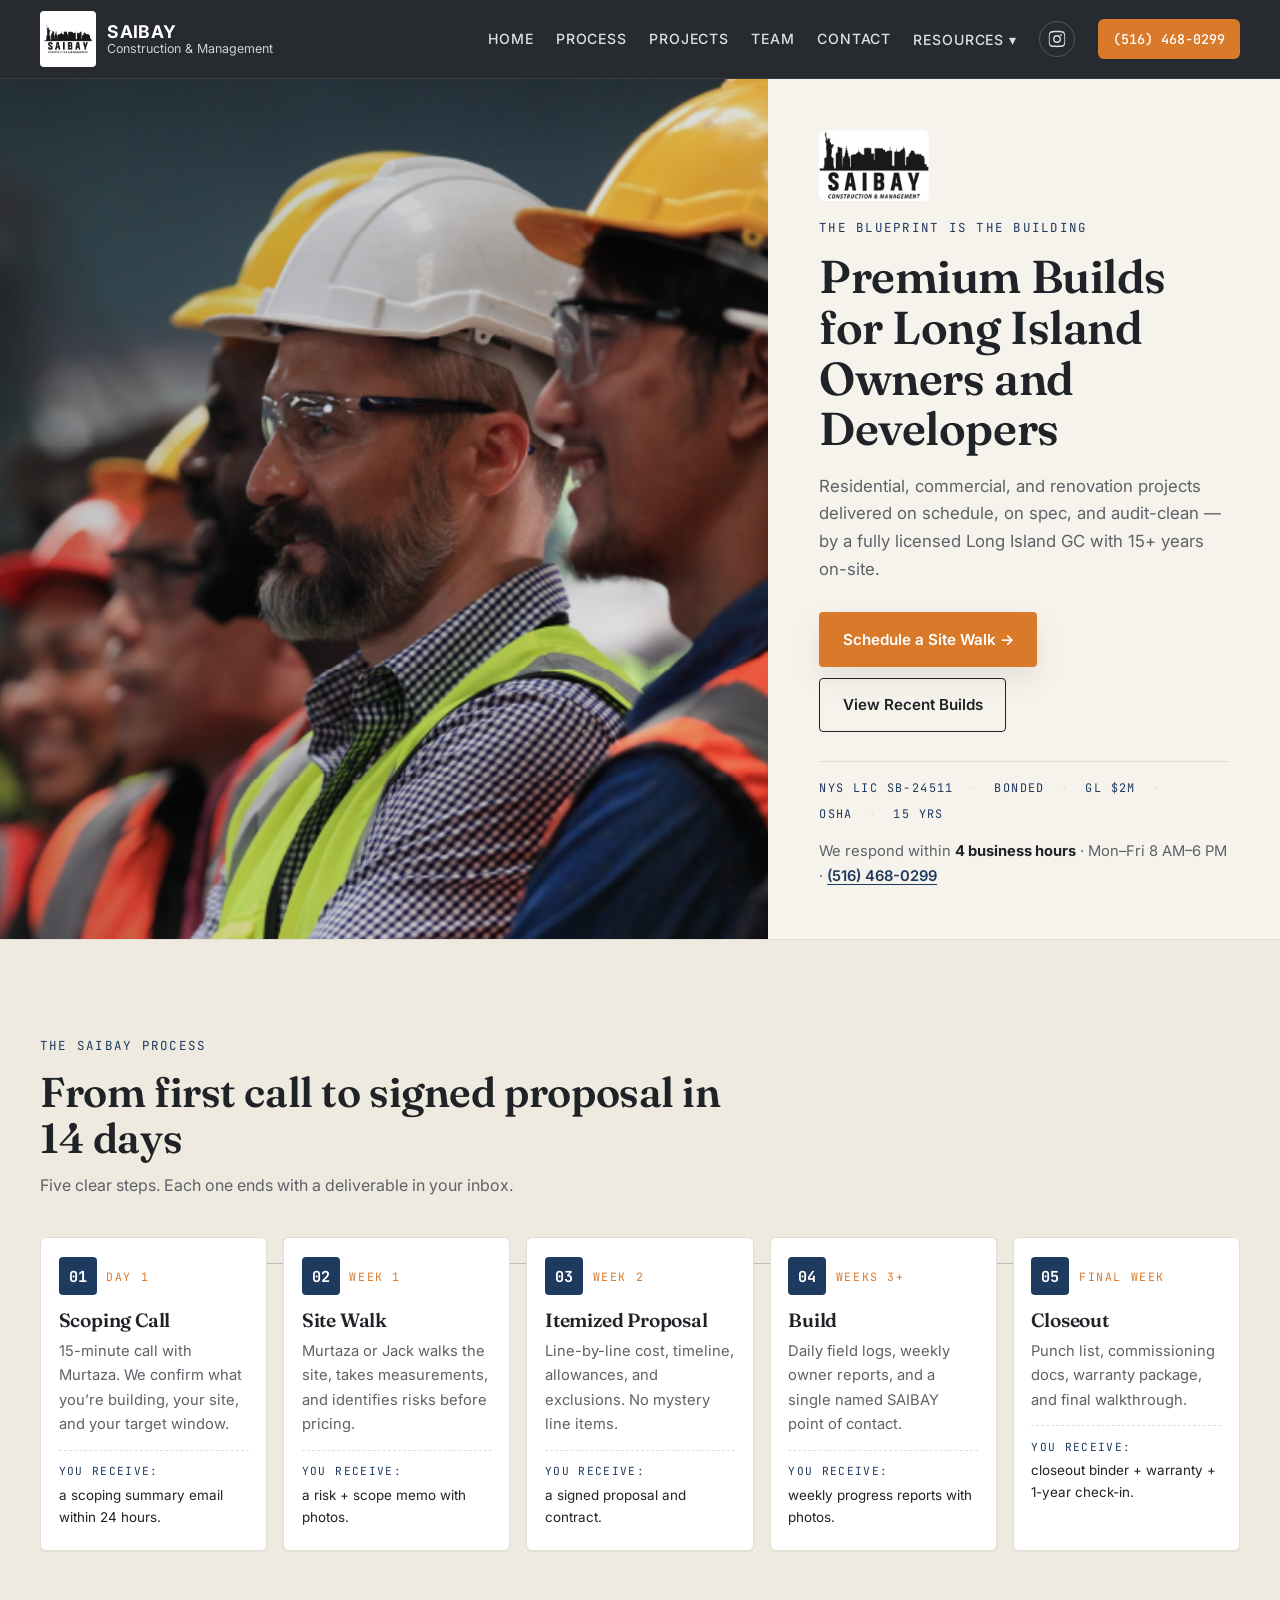
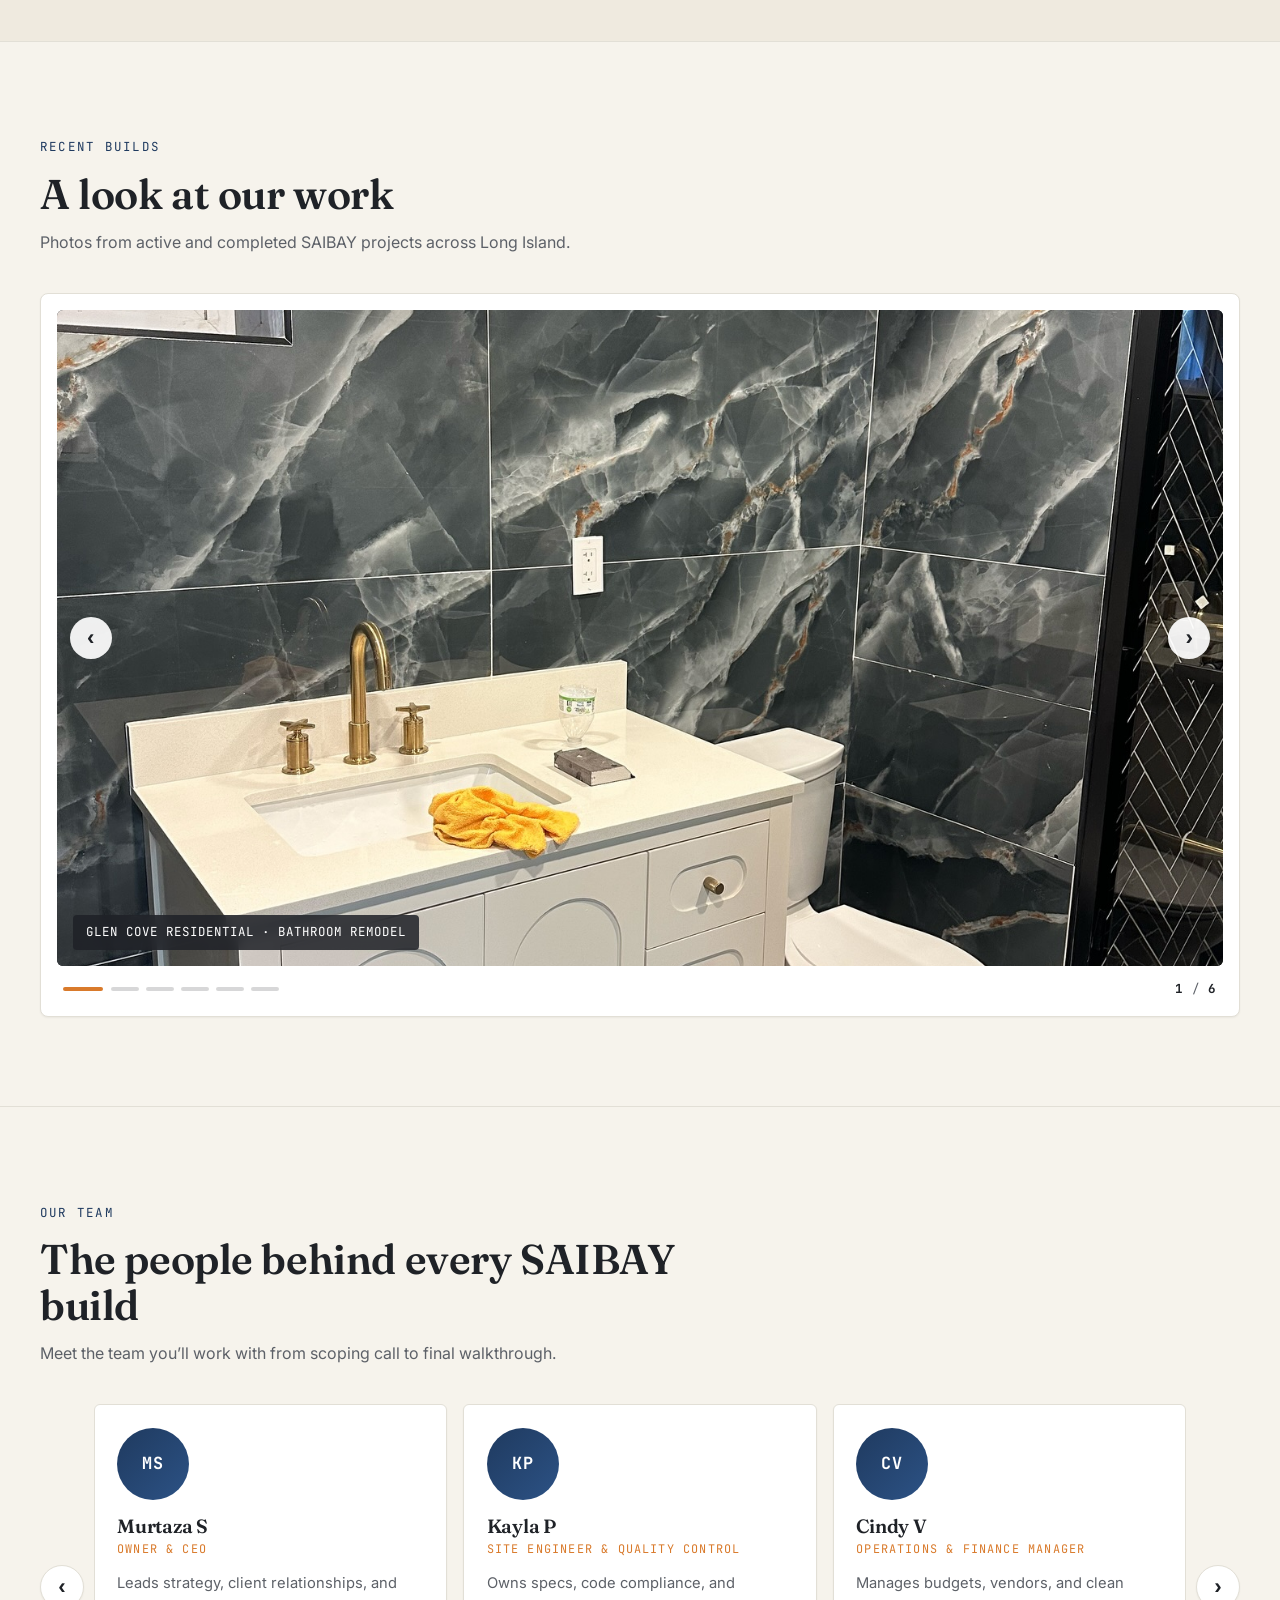
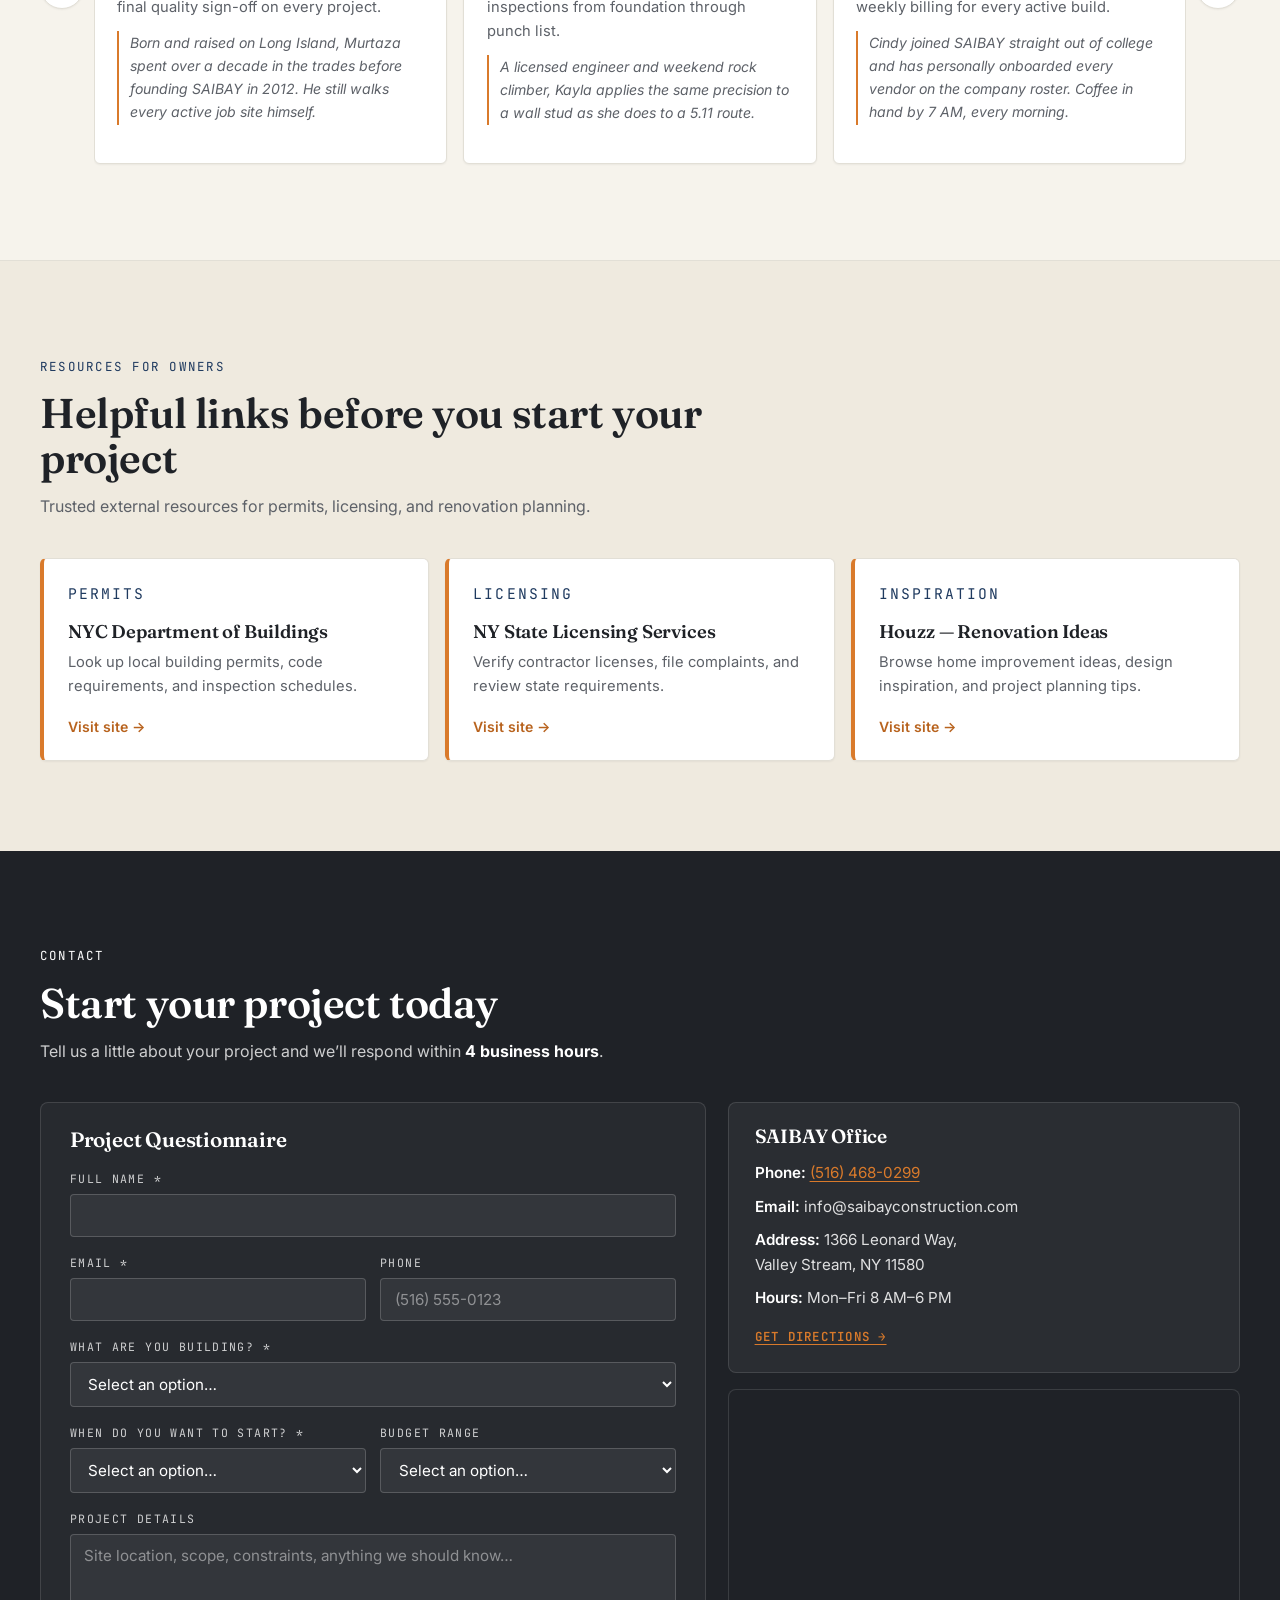
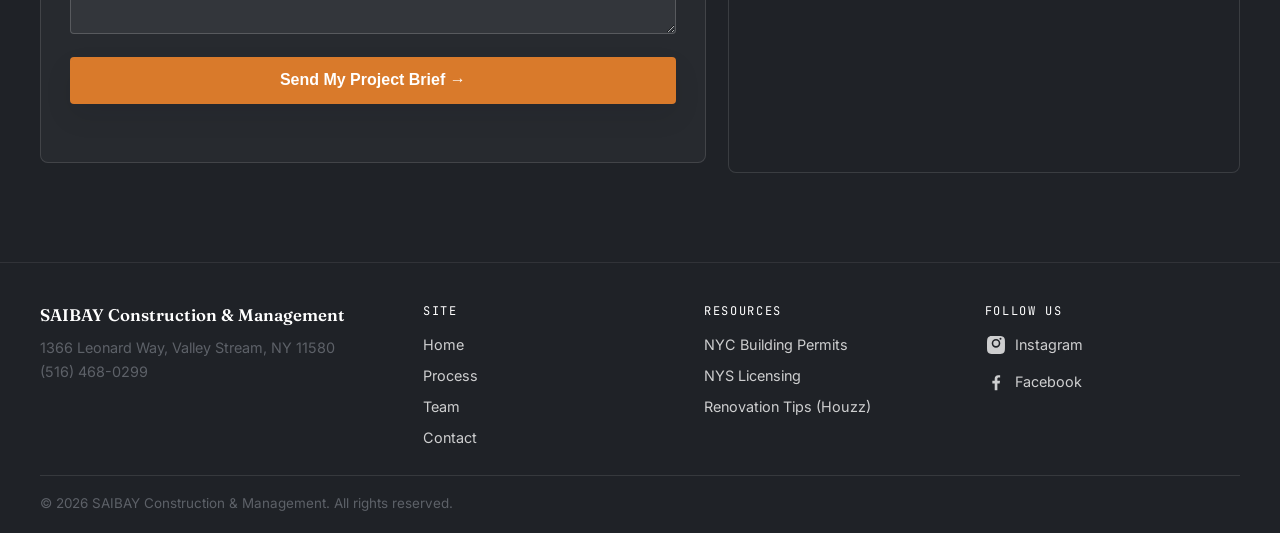
<file: index.html>
<!DOCTYPE html>
<html lang="en">
  <head>
    <meta charset="UTF-8" />
    <meta name="viewport" content="width=device-width, initial-scale=1.0" />
    <title>SAIBAY Construction & Management</title>
    <meta
      name="description"
      content="Premium residential, commercial, and renovation builds on Long Island. Licensed, bonded, and insured."
    />
    <link rel="icon" type="image/jpeg" href="pictures/SaibayLogo.jpg" />
    <link rel="preconnect" href="https://fonts.googleapis.com" />
    <link rel="preconnect" href="https://fonts.gstatic.com" crossorigin />
    <link
      href="https://fonts.googleapis.com/css2?family=Fraunces:wght@600;700&family=Inter:wght@400;500;600;700&family=JetBrains+Mono:wght@500&display=swap"
      rel="stylesheet"
    />
    <link rel="stylesheet" href="style.css" />
  </head>
  <body>
    <!-- ============ HEADER ============ -->
    <header class="site-header">
      <div class="shell nav">
        <a href="#top" class="brand">
          <img src="pictures/SaibayLogo.jpg" alt="SAIBAY logo" />
          <span>
            <strong>SAIBAY</strong>
            <small>Construction &amp; Management</small>
          </span>
        </a>

        <nav class="nav-links" aria-label="Primary">
          <a href="#top">Home</a>
          <a href="#process">Process</a>
          <a href="#projects">Projects</a>
          <a href="#team">Team</a>
          <a href="#contact">Contact</a>

          <div class="nav-dropdown">
            <button type="button" class="nav-dropdown-toggle" aria-haspopup="true" aria-expanded="false">
              Resources ▾
            </button>
            <div class="nav-dropdown-menu" role="menu">
              <a href="https://www.nyc.gov/site/buildings/index.page" target="_blank" rel="noopener noreferrer" role="menuitem">NYC Building Permits</a>
              <a href="https://dos.ny.gov/" target="_blank" rel="noopener noreferrer" role="menuitem">NYS Licensing Info</a>
              <a href="https://www.houzz.com/ideabooks" target="_blank" rel="noopener noreferrer" role="menuitem">Home Renovation Tips</a>
            </div>
          </div>

          <a href="https://www.instagram.com/saibayconstruction/" target="_blank" rel="noopener noreferrer" class="nav-social" aria-label="SAIBAY on Instagram">
            <svg viewBox="0 0 24 24" width="20" height="20" fill="currentColor" aria-hidden="true">
              <path d="M12 2.2c3.2 0 3.6 0 4.8.1 1.2.1 1.8.2 2.2.4.6.2 1 .5 1.4.9.4.4.7.9.9 1.4.2.4.4 1 .4 2.2.1 1.2.1 1.6.1 4.8s0 3.6-.1 4.8c-.1 1.2-.2 1.8-.4 2.2-.2.6-.5 1-.9 1.4-.4.4-.9.7-1.4.9-.4.2-1 .4-2.2.4-1.2.1-1.6.1-4.8.1s-3.6 0-4.8-.1c-1.2-.1-1.8-.2-2.2-.4-.6-.2-1-.5-1.4-.9-.4-.4-.7-.9-.9-1.4-.2-.4-.4-1-.4-2.2C2.2 15.6 2.2 15.2 2.2 12s0-3.6.1-4.8c.1-1.2.2-1.8.4-2.2.2-.6.5-1 .9-1.4.4-.4.9-.7 1.4-.9.4-.2 1-.4 2.2-.4C8.4 2.2 8.8 2.2 12 2.2zm0 1.8c-3.1 0-3.5 0-4.7.1-1 .1-1.6.2-1.9.3-.5.2-.8.4-1.1.7-.3.3-.5.6-.7 1.1-.1.3-.3.9-.3 1.9C3.2 9.3 3.2 9.7 3.2 12s0 2.7.1 3.9c.1 1 .2 1.6.3 1.9.2.5.4.8.7 1.1.3.3.6.5 1.1.7.3.1.9.3 1.9.3 1.2.1 1.6.1 4.7.1s3.5 0 4.7-.1c1-.1 1.6-.2 1.9-.3.5-.2.8-.4 1.1-.7.3-.3.5-.6.7-1.1.1-.3.3-.9.3-1.9.1-1.2.1-1.6.1-3.9s0-2.7-.1-3.9c-.1-1-.2-1.6-.3-1.9-.2-.5-.4-.8-.7-1.1-.3-.3-.6-.5-1.1-.7-.3-.1-.9-.3-1.9-.3-1.2-.1-1.6-.1-4.7-.1zm0 3.3a4.7 4.7 0 1 1 0 9.4 4.7 4.7 0 0 1 0-9.4zm0 7.7a3 3 0 1 0 0-6 3 3 0 0 0 0 6zm6-7.9a1.1 1.1 0 1 1-2.2 0 1.1 1.1 0 0 1 2.2 0z"/>
            </svg>
          </a>

          <a href="tel:+15164680299" class="nav-phone">(516) 468-0299</a>
        </nav>
      </div>
    </header>

    <main id="top">
      <!-- ============ HERO ============ -->
      <section class="hero">
        <div class="hero-image">
          <img src="pictures/Construction_Teamwork.png" alt="SAIBAY construction team collaborating on a job site" />
        </div>

        <div class="hero-content">
          <img src="pictures/SaibayLogo.jpg" alt="SAIBAY logo" class="hero-logo" />
          <p class="eyebrow">The Blueprint Is the Building</p>

          <h1>Premium Builds for Long Island Owners and Developers</h1>

          <p class="hero-sub">
            Residential, commercial, and renovation projects delivered on schedule,
            on spec, and audit-clean — by a fully licensed Long Island GC with
            15+ years on-site.
          </p>

          <div class="hero-actions">
            <a href="#contact" class="btn btn-primary">Schedule a Site Walk →</a>
            <a href="#projects" class="btn btn-ghost">View Recent Builds</a>
          </div>

          <ul class="cred-strip" aria-label="Credentials">
            <li>NYS LIC SB-24511</li>
            <li>BONDED</li>
            <li>GL $2M</li>
            <li>OSHA</li>
            <li>15 YRS</li>
          </ul>

          <p class="hero-trust">
            We respond within <strong>4 business hours</strong> · Mon–Fri 8 AM–6 PM ·
            <a href="tel:+15164680299">(516) 468-0299</a>
          </p>
        </div>
      </section>

      <!-- ============ 5-STEP PROCESS ============ -->
      <section class="process" id="process">
        <div class="shell">
          <div class="section-head">
            <p class="eyebrow">The SAIBAY Process</p>
            <h2>From first call to signed proposal in 14 days</h2>
            <p class="section-sub">
              Five clear steps. Each one ends with a deliverable in your inbox.
            </p>
          </div>

          <ol class="timeline">
            <li class="step">
              <div class="step-head">
                <span class="step-num">01</span>
                <span class="step-when">Day 1</span>
              </div>
              <h3>Scoping Call</h3>
              <p>
                15-minute call with Murtaza. We confirm what you’re building,
                your site, and your target window.
              </p>
              <p class="receive">
                <span>You receive:</span> a scoping summary email within 24 hours.
              </p>
            </li>

            <li class="step">
              <div class="step-head">
                <span class="step-num">02</span>
                <span class="step-when">Week 1</span>
              </div>
              <h3>Site Walk</h3>
              <p>
                Murtaza or Jack walks the site, takes measurements, and
                identifies risks before pricing.
              </p>
              <p class="receive">
                <span>You receive:</span> a risk + scope memo with photos.
              </p>
            </li>

            <li class="step">
              <div class="step-head">
                <span class="step-num">03</span>
                <span class="step-when">Week 2</span>
              </div>
              <h3>Itemized Proposal</h3>
              <p>
                Line-by-line cost, timeline, allowances, and exclusions.
                No mystery line items.
              </p>
              <p class="receive">
                <span>You receive:</span> a signed proposal and contract.
              </p>
            </li>

            <li class="step">
              <div class="step-head">
                <span class="step-num">04</span>
                <span class="step-when">Weeks 3+</span>
              </div>
              <h3>Build</h3>
              <p>
                Daily field logs, weekly owner reports, and a single named
                SAIBAY point of contact.
              </p>
              <p class="receive">
                <span>You receive:</span> weekly progress reports with photos.
              </p>
            </li>

            <li class="step">
              <div class="step-head">
                <span class="step-num">05</span>
                <span class="step-when">Final Week</span>
              </div>
              <h3>Closeout</h3>
              <p>
                Punch list, commissioning docs, warranty package, and final
                walkthrough.
              </p>
              <p class="receive">
                <span>You receive:</span> closeout binder + warranty +
                1-year check-in.
              </p>
            </li>
          </ol>
        </div>
      </section>
      <!-- ============ GALLERY / PROJECTS ============ -->
      <section class="gallery" id="projects">
        <div class="shell">
          <div class="section-head">
            <p class="eyebrow">Recent Builds</p>
            <h2>A look at our work</h2>
            <p class="section-sub">
              Photos from active and completed SAIBAY projects across Long Island.
            </p>
          </div>

          <div class="carousel" id="carousel" aria-roledescription="carousel" aria-label="Recent builds gallery">
            <div class="carousel-stage">
              <button type="button" class="carousel-btn prev" id="carouselPrev" aria-label="Previous image">‹</button>

              <div class="carousel-track" id="carouselTrack">
                <figure class="carousel-slide active">
                  <img src="pictures/project1/a3.jpg" alt="Residential interior — finished bathroom with tile work" />
                  <figcaption>Glen Cove Residential · Bathroom Remodel</figcaption>
                </figure>
                <figure class="carousel-slide">
                  <img src="pictures/project2/b1.jpg" alt="Commercial fit-out — finished retail space" />
                  <figcaption>Harbor Retail · Commercial Fit-Out</figcaption>
                </figure>
                <figure class="carousel-slide">
                  <img src="pictures/project3/c1.jpg" alt="Mixed-use buildout — open office with windows" />
                  <figcaption>Queens Mixed-Use · Tenant Buildout</figcaption>
                </figure>
                <figure class="carousel-slide">
                  <img src="pictures/project4/d2.jpg" alt="Large-scale site delivery — finished interior" />
                  <figcaption>Long Island Site Delivery · Interior</figcaption>
                </figure>
                <figure class="carousel-slide">
                  <img src="pictures/project2/b3.jpg" alt="Commercial expansion — completed space" />
                  <figcaption>Harbor Retail · Phase 2 Expansion</figcaption>
                </figure>
                <figure class="carousel-slide">
                  <img src="pictures/project4/d1.jpg" alt="Site delivery — finished build" />
                  <figcaption>Long Island Site Delivery · Exterior</figcaption>
                </figure>
              </div>

              <button type="button" class="carousel-btn next" id="carouselNext" aria-label="Next image">›</button>
            </div>

            <div class="carousel-controls">
              <div class="carousel-dots" id="carouselDots" aria-label="Slide selectors"></div>
              <p class="carousel-counter"><span id="carouselCurrent">1</span> / <span id="carouselTotal">6</span></p>
            </div>
          </div>
        </div>
      </section>

      <!-- ============ TEAM ============ -->
      <section class="team" id="team">
        <div class="shell">
          <div class="section-head">
            <p class="eyebrow">Our Team</p>
            <h2>The people behind every SAIBAY build</h2>
            <p class="section-sub">
              Meet the team you’ll work with from scoping call to final
              walkthrough.
            </p>
          </div>

          <div class="team-carousel" id="teamCarousel">
            <button type="button" class="team-nav prev" id="teamPrev" aria-label="Previous team members">‹</button>

            <div class="team-track" id="teamTrack" tabindex="0">
            <article class="team-card">
              <div class="team-photo" aria-hidden="true"><span>MS</span></div>
              <h3>Murtaza S</h3>
              <p class="team-role">Owner &amp; CEO</p>
              <p class="team-desc">
                Leads strategy, client relationships, and final quality
                sign-off on every project.
              </p>
              <p class="team-bio">
                Born and raised on Long Island, Murtaza spent over a decade in
                the trades before founding SAIBAY in 2012. He still walks every
                active job site himself.
              </p>
            </article>

            <article class="team-card">
              <div class="team-photo" aria-hidden="true"><span>KP</span></div>
              <h3>Kayla P</h3>
              <p class="team-role">Site Engineer &amp; Quality Control</p>
              <p class="team-desc">
                Owns specs, code compliance, and inspections from foundation
                through punch list.
              </p>
              <p class="team-bio">
                A licensed engineer and weekend rock climber, Kayla applies the
                same precision to a wall stud as she does to a 5.11 route.
              </p>
            </article>

            <article class="team-card">
              <div class="team-photo" aria-hidden="true"><span>CV</span></div>
              <h3>Cindy V</h3>
              <p class="team-role">Operations &amp; Finance Manager</p>
              <p class="team-desc">
                Manages budgets, vendors, and clean weekly billing for every
                active build.
              </p>
              <p class="team-bio">
                Cindy joined SAIBAY straight out of college and has personally
                onboarded every vendor on the company roster. Coffee in hand
                by 7 AM, every morning.
              </p>
            </article>

            <article class="team-card">
              <div class="team-photo" aria-hidden="true"><span>JR</span></div>
              <h3>Jack R</h3>
              <p class="team-role">Field Superintendent</p>
              <p class="team-desc">
                Runs daily site operations, crew sequencing, and safety on
                every active job.
              </p>
              <p class="team-bio">
                Fifteen years in the trades and a former union foreman, Jack
                has run more job sites than most superintendents twice his age.
              </p>
            </article>

            <article class="team-card">
              <div class="team-photo" aria-hidden="true"><span>KM</span></div>
              <h3>Khaled M</h3>
              <p class="team-role">Field Supervisor</p>
              <p class="team-desc">
                Supervises crew operations and on-site execution. Quality
                gate before sign-off.
              </p>
              <p class="team-bio">
                A second-generation builder, Khaled grew up watching his father
                lay foundations across Queens. The eye for detail runs in the
                family.
              </p>
            </article>
            </div>

            <button type="button" class="team-nav next" id="teamNext" aria-label="Next team members">›</button>
          </div>
        </div>
      </section>

      <!-- ============ RESOURCES FOR OWNERS ============ -->
      <section class="resources" id="resources">
        <div class="shell">
          <div class="section-head">
            <p class="eyebrow">Resources for Owners</p>
            <h2>Helpful links before you start your project</h2>
            <p class="section-sub">
              Trusted external resources for permits, licensing, and renovation
              planning.
            </p>
          </div>

          <div class="resources-grid">
            <a class="resource-card" href="https://www.nyc.gov/site/buildings/index.page" target="_blank" rel="noopener noreferrer">
              <p class="resource-tag">Permits</p>
              <h3>NYC Department of Buildings</h3>
              <p>Look up local building permits, code requirements, and inspection schedules.</p>
              <span class="resource-go">Visit site →</span>
            </a>

            <a class="resource-card" href="https://dos.ny.gov/" target="_blank" rel="noopener noreferrer">
              <p class="resource-tag">Licensing</p>
              <h3>NY State Licensing Services</h3>
              <p>Verify contractor licenses, file complaints, and review state requirements.</p>
              <span class="resource-go">Visit site →</span>
            </a>

            <a class="resource-card" href="https://www.houzz.com/ideabooks" target="_blank" rel="noopener noreferrer">
              <p class="resource-tag">Inspiration</p>
              <h3>Houzz — Renovation Ideas</h3>
              <p>Browse home improvement ideas, design inspiration, and project planning tips.</p>
              <span class="resource-go">Visit site →</span>
            </a>
          </div>
        </div>
      </section>

      <!-- ============ CONTACT ============ -->
      <section class="contact" id="contact">
        <div class="shell">
          <div class="section-head contact-head">
            <p class="eyebrow">Contact</p>
            <h2>Start your project today</h2>
            <p class="section-sub">
              Tell us a little about your project and we’ll respond within
              <strong>4 business hours</strong>.
            </p>
          </div>

          <div class="contact-grid">
            <!-- Questionnaire -->
            <form class="questionnaire" id="contactForm" novalidate>
              <h3 class="form-title">Project Questionnaire</h3>

              <div class="form-row">
                <label for="cf-name">Full name *</label>
                <input id="cf-name" name="name" type="text" required />
              </div>

              <div class="form-pair">
                <div class="form-row">
                  <label for="cf-email">Email *</label>
                  <input id="cf-email" name="email" type="email" required />
                </div>
                <div class="form-row">
                  <label for="cf-phone">Phone</label>
                  <input id="cf-phone" name="phone" type="tel" placeholder="(516) 555-0123" />
                </div>
              </div>

              <div class="form-row">
                <label for="cf-type">What are you building? *</label>
                <select id="cf-type" name="projectType" required>
                  <option value="">Select an option…</option>
                  <option>Residential — Ground-up</option>
                  <option>Residential — Renovation</option>
                  <option>Commercial — Fit-out</option>
                  <option>Commercial — Ground-up</option>
                  <option>Construction Management</option>
                  <option>Not sure yet</option>
                </select>
              </div>

              <div class="form-pair">
                <div class="form-row">
                  <label for="cf-timeline">When do you want to start? *</label>
                  <select id="cf-timeline" name="timeline" required>
                    <option value="">Select an option…</option>
                    <option>Less than 3 months</option>
                    <option>3 – 6 months</option>
                    <option>6 – 12 months</option>
                    <option>Just exploring</option>
                  </select>
                </div>
                <div class="form-row">
                  <label for="cf-budget">Budget range</label>
                  <select id="cf-budget" name="budget">
                    <option value="">Select an option…</option>
                    <option>Under $50,000</option>
                    <option>$50,000 – $200,000</option>
                    <option>$200,000 – $500,000</option>
                    <option>$500,000+</option>
                    <option>Not sure</option>
                  </select>
                </div>
              </div>

              <div class="form-row">
                <label for="cf-message">Project details</label>
                <textarea id="cf-message" name="message" rows="4" placeholder="Site location, scope, constraints, anything we should know…"></textarea>
              </div>

              <button type="submit" class="btn btn-primary form-submit">Send My Project Brief →</button>
              <p class="form-feedback" id="cf-feedback" aria-live="polite"></p>
            </form>

            <!-- Contact info + map -->
            <aside class="contact-side">
              <div class="contact-card">
                <h3 class="card-title">SAIBAY Office</h3>
                <p><strong>Phone:</strong> <a href="tel:+15164680299">(516) 468-0299</a></p>
                <p><strong>Email:</strong> info@saibayconstruction.com</p>
                <p><strong>Address:</strong> 1366 Leonard Way,<br />Valley Stream, NY 11580</p>
                <p><strong>Hours:</strong> Mon–Fri 8 AM–6 PM</p>
                <a class="card-directions" href="https://maps.google.com/?q=1366+Leonard+Way,+Valley+Stream,+NY+11580" target="_blank" rel="noopener noreferrer">
                  Get Directions →
                </a>
              </div>

              <div class="contact-map">
                <iframe
                  title="SAIBAY office location map"
                  src="https://www.google.com/maps?q=1366+Leonard+Way,+Valley+Stream,+NY+11580&output=embed"
                  loading="lazy"
                  referrerpolicy="no-referrer-when-downgrade"
                ></iframe>
              </div>
            </aside>
          </div>
        </div>
      </section>
    </main>

    <!-- ============ FOOTER ============ -->
    <footer class="site-footer">
      <div class="shell footer-grid">
        <div>
          <p class="footer-brand">SAIBAY Construction &amp; Management</p>
          <p>1366 Leonard Way, Valley Stream, NY 11580</p>
          <p><a href="tel:+15164680299">(516) 468-0299</a></p>
        </div>

        <div>
          <p class="footer-heading">Site</p>
          <ul class="footer-links">
            <li><a href="#top">Home</a></li>
            <li><a href="#process">Process</a></li>
            <li><a href="#team">Team</a></li>
            <li><a href="#contact">Contact</a></li>
          </ul>
        </div>

        <div>
          <p class="footer-heading">Resources</p>
          <ul class="footer-links">
            <li><a href="https://www.nyc.gov/site/buildings/index.page" target="_blank" rel="noopener noreferrer">NYC Building Permits</a></li>
            <li><a href="https://dos.ny.gov/" target="_blank" rel="noopener noreferrer">NYS Licensing</a></li>
            <li><a href="https://www.houzz.com/ideabooks" target="_blank" rel="noopener noreferrer">Renovation Tips (Houzz)</a></li>
          </ul>
        </div>

        <div>
          <p class="footer-heading">Follow Us</p>
          <ul class="footer-social">
            <li>
              <a href="https://www.instagram.com/saibayconstruction/" target="_blank" rel="noopener noreferrer" aria-label="SAIBAY on Instagram">
                <svg viewBox="0 0 24 24" width="22" height="22" fill="currentColor" aria-hidden="true"><path d="M12 2.2c3.2 0 3.6 0 4.8.1 1.2.1 1.8.2 2.2.4.6.2 1 .5 1.4.9.4.4.7.9.9 1.4.2.4.4 1 .4 2.2.1 1.2.1 1.6.1 4.8s0 3.6-.1 4.8c-.1 1.2-.2 1.8-.4 2.2-.2.6-.5 1-.9 1.4-.4.4-.9.7-1.4.9-.4.2-1 .4-2.2.4-1.2.1-1.6.1-4.8.1s-3.6 0-4.8-.1c-1.2-.1-1.8-.2-2.2-.4-.6-.2-1-.5-1.4-.9-.4-.4-.7-.9-.9-1.4-.2-.4-.4-1-.4-2.2C2.2 15.6 2.2 15.2 2.2 12s0-3.6.1-4.8c.1-1.2.2-1.8.4-2.2.2-.6.5-1 .9-1.4.4-.4.9-.7 1.4-.9.4-.2 1-.4 2.2-.4C8.4 2.2 8.8 2.2 12 2.2zm0 3.3a4.7 4.7 0 1 0 0 9.4 4.7 4.7 0 0 0 0-9.4zm0 7.7a3 3 0 1 1 0-6 3 3 0 0 1 0 6zm6-7.9a1.1 1.1 0 1 0-2.2 0 1.1 1.1 0 0 0 2.2 0z"/></svg>
                <span>Instagram</span>
              </a>
            </li>
            <li>
              <a href="https://www.facebook.com/" target="_blank" rel="noopener noreferrer" aria-label="SAIBAY on Facebook">
                <svg viewBox="0 0 24 24" width="22" height="22" fill="currentColor" aria-hidden="true"><path d="M13.5 21v-7.5h2.5l.4-3h-2.9V8.7c0-.9.3-1.5 1.5-1.5h1.5V4.6c-.3 0-1.2-.1-2.2-.1-2.2 0-3.7 1.4-3.7 3.8v2.2H8v3h2.6V21h2.9z"/></svg>
                <span>Facebook</span>
              </a>
            </li>
          </ul>
        </div>
      </div>

      <div class="shell footer-bottom">
        <p>© <span id="year"></span> SAIBAY Construction &amp; Management. All rights reserved.</p>
      </div>
    </footer>

    <script src="script.js"></script>
  </body>
</html>
</file>
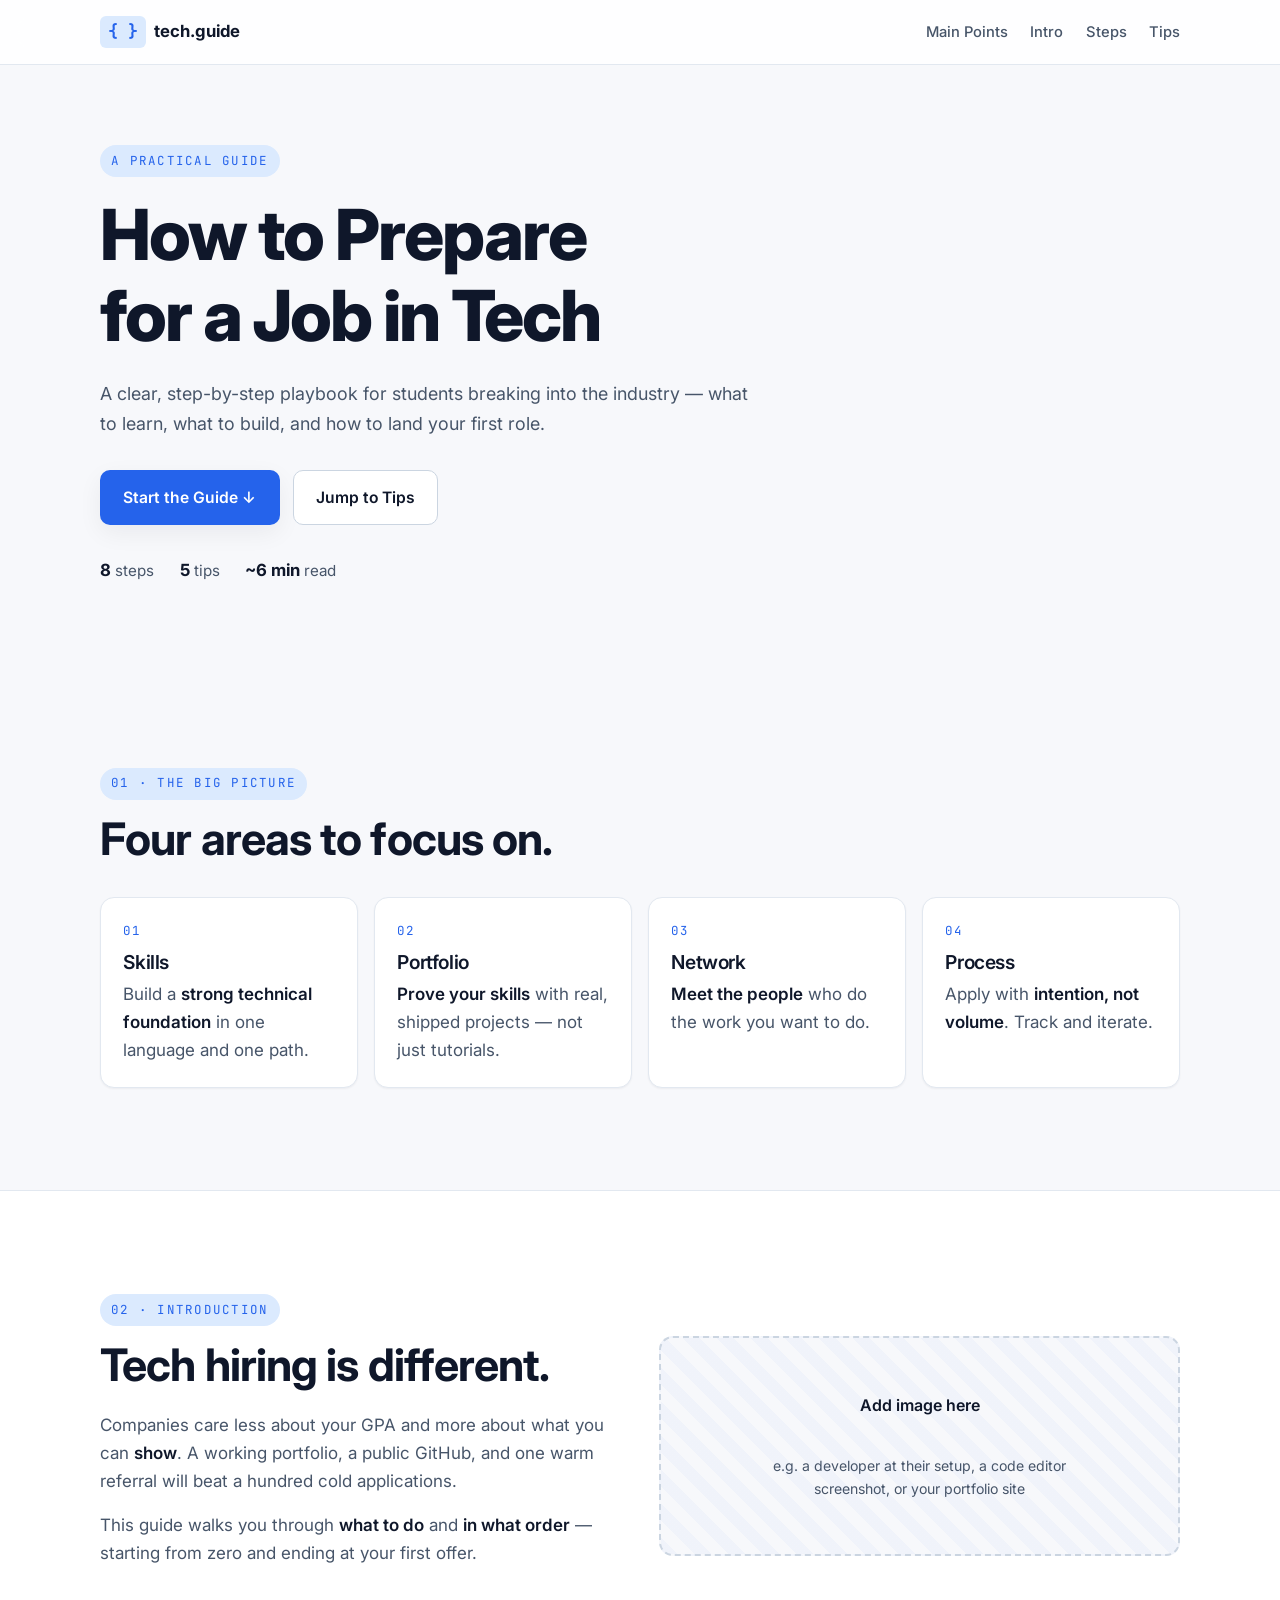
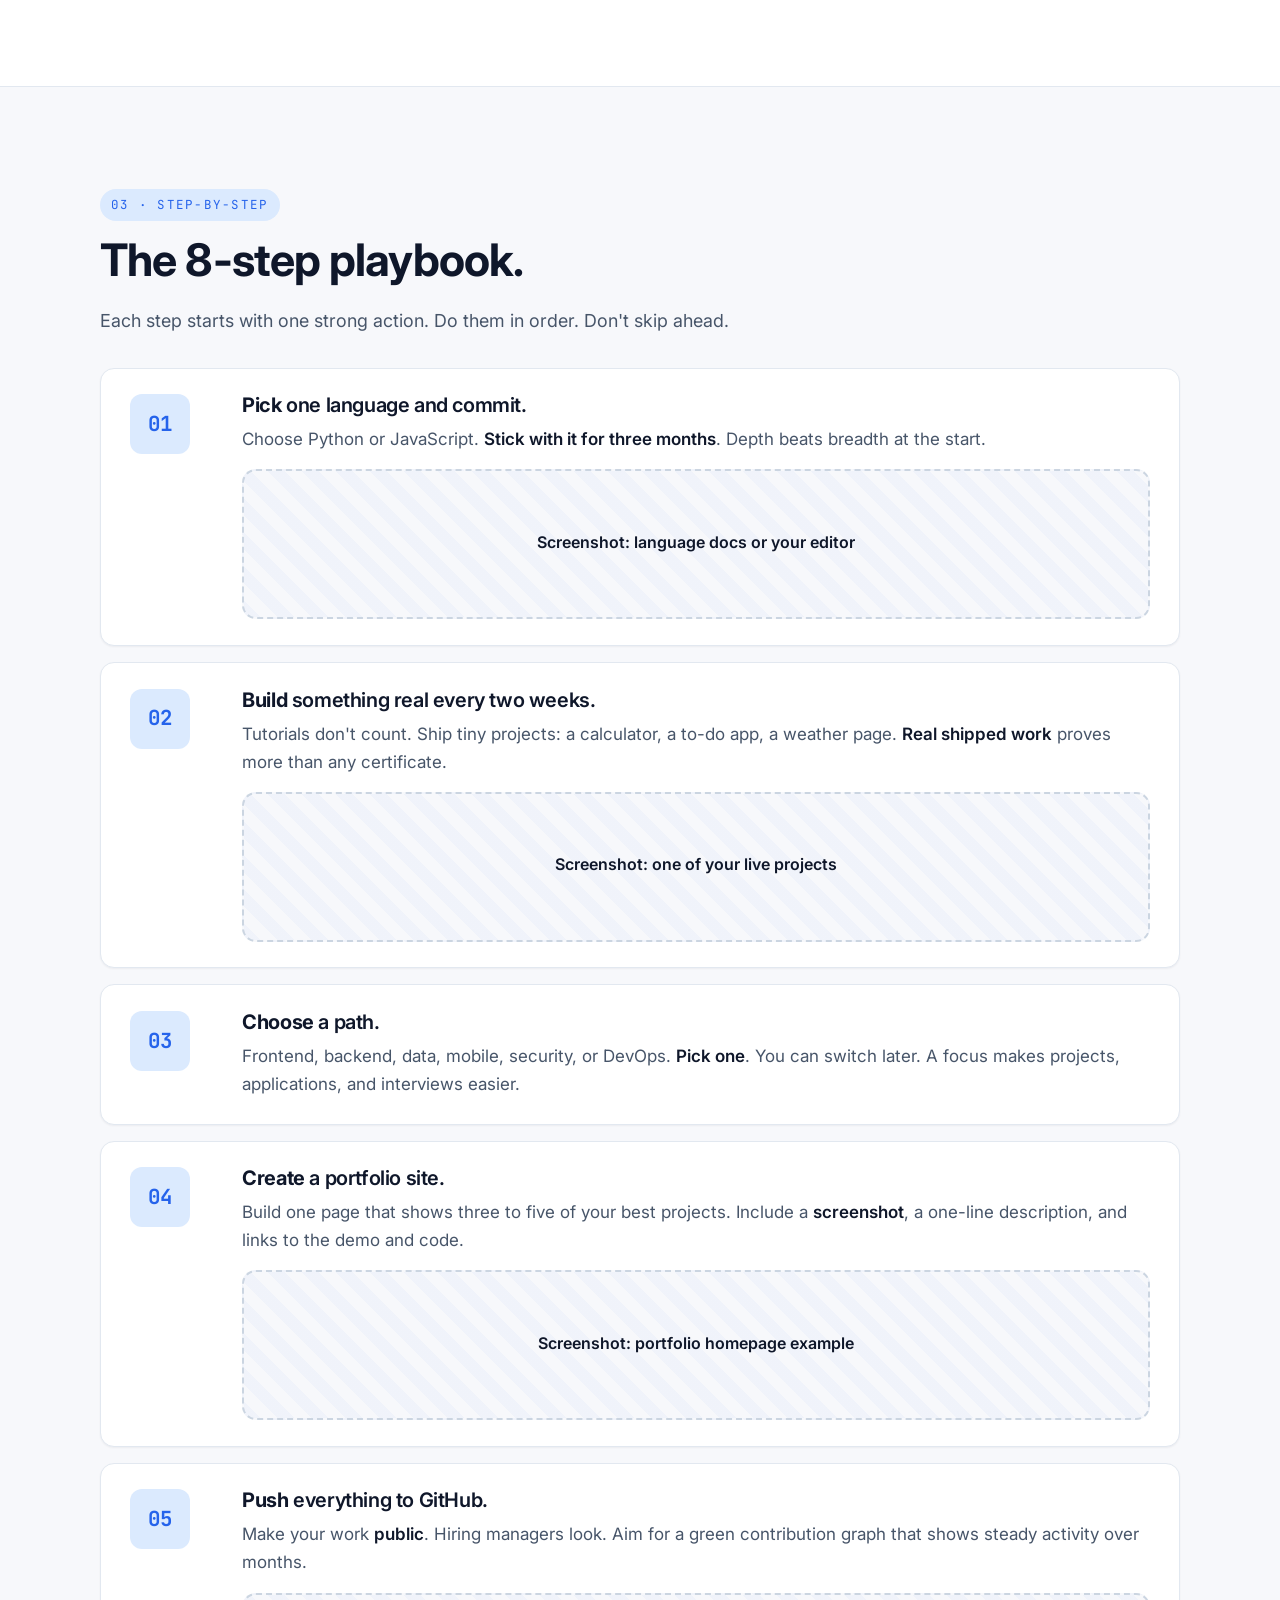
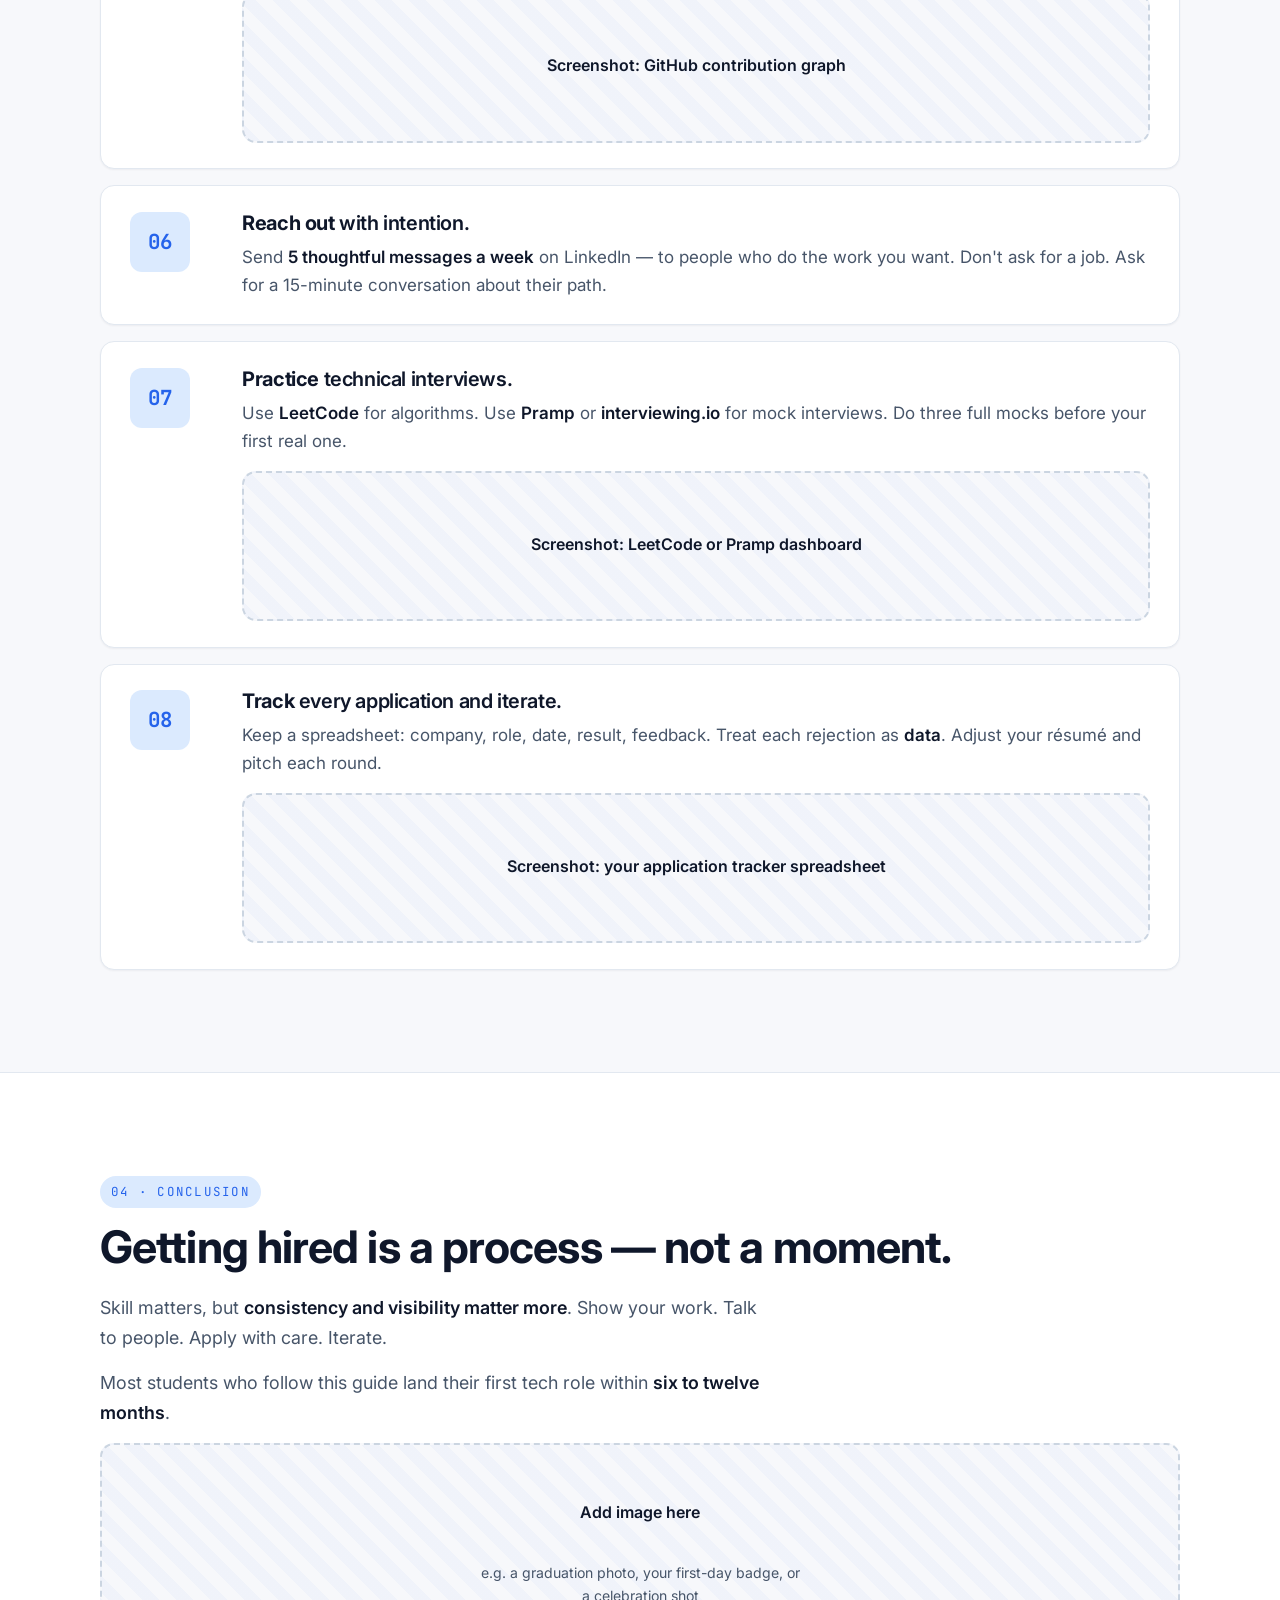
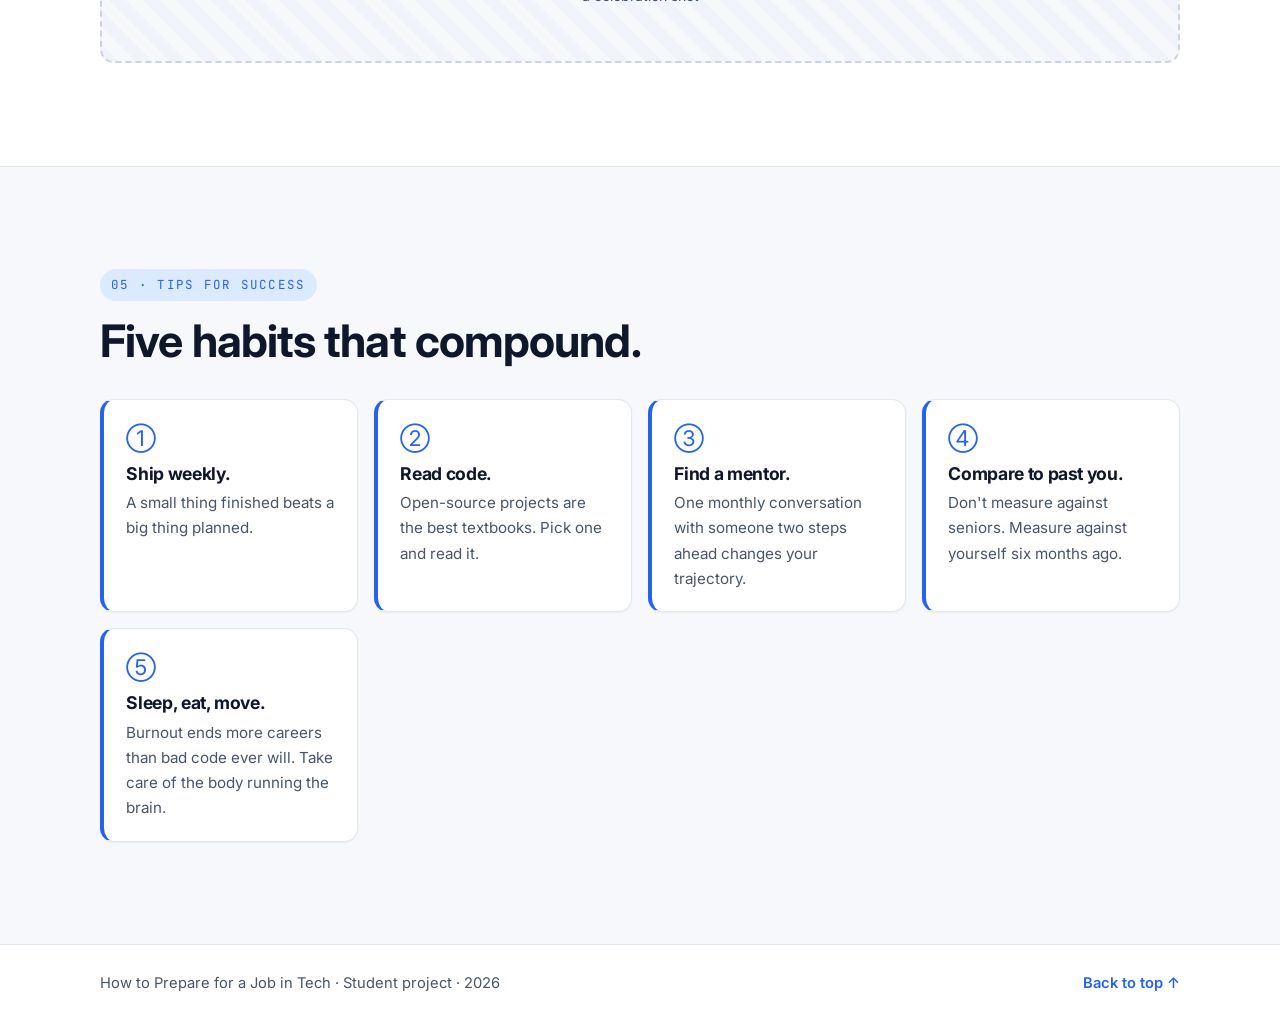
<file: job-tech-guide/index.html>
<!DOCTYPE html>
<html lang="en">
  <head>
    <meta charset="UTF-8" />
    <meta name="viewport" content="width=device-width, initial-scale=1.0" />
    <title>How to Prepare for a Job in Tech</title>
    <meta
      name="description"
      content="A clear, step-by-step guide for students breaking into the tech industry."
    />
    <link rel="preconnect" href="https://fonts.googleapis.com" />
    <link rel="preconnect" href="https://fonts.gstatic.com" crossorigin />
    <link
      href="https://fonts.googleapis.com/css2?family=Inter:wght@400;500;600;700;800&family=JetBrains+Mono:wght@500&display=swap"
      rel="stylesheet"
    />
    <link rel="stylesheet" href="style.css" />
  </head>
  <body>
    <!-- Top navigation -->
    <header class="nav">
      <div class="container nav-inner">
        <a href="#top" class="logo">
          <span class="logo-mark">{ }</span>
          <span class="logo-text">tech.guide</span>
        </a>
        <nav class="nav-links" aria-label="Section navigation">
          <a href="#points">Main Points</a>
          <a href="#intro">Intro</a>
          <a href="#steps">Steps</a>
          <a href="#tips">Tips</a>
        </nav>
      </div>
    </header>

    <main id="top">
      <!-- 1. HERO -->
      <section class="slide hero">
        <div class="container">
          <p class="eyebrow">A practical guide</p>
          <h1>How to Prepare<br />for a Job in Tech</h1>
          <p class="lead">
            A clear, step-by-step playbook for students breaking into the industry —
            what to learn, what to build, and how to land your first role.
          </p>

          <div class="hero-actions">
            <a href="#points" class="btn btn-primary">Start the Guide ↓</a>
            <a href="#tips" class="btn btn-ghost">Jump to Tips</a>
          </div>

          <div class="hero-meta">
            <span><strong>8</strong> steps</span>
            <span><strong>5</strong> tips</span>
            <span><strong>~6 min</strong> read</span>
          </div>
        </div>
      </section>

      <!-- 2. MAIN POINTS -->
      <section class="slide" id="points">
        <div class="container">
          <p class="eyebrow">01 · The Big Picture</p>
          <h2>Four areas to focus on.</h2>

          <div class="points-grid">
            <article class="point-card">
              <div class="point-number">01</div>
              <h3>Skills</h3>
              <p>Build a <strong>strong technical foundation</strong> in one language and one path.</p>
            </article>
            <article class="point-card">
              <div class="point-number">02</div>
              <h3>Portfolio</h3>
              <p><strong>Prove your skills</strong> with real, shipped projects — not just tutorials.</p>
            </article>
            <article class="point-card">
              <div class="point-number">03</div>
              <h3>Network</h3>
              <p><strong>Meet the people</strong> who do the work you want to do.</p>
            </article>
            <article class="point-card">
              <div class="point-number">04</div>
              <h3>Process</h3>
              <p>Apply with <strong>intention, not volume</strong>. Track and iterate.</p>
            </article>
          </div>
        </div>
      </section>

      <!-- 3. INTRODUCTION -->
      <section class="slide alt" id="intro">
        <div class="container intro-grid">
          <div>
            <p class="eyebrow">02 · Introduction</p>
            <h2>Tech hiring is different.</h2>
            <p class="body">
              Companies care less about your GPA and more about what you can <strong>show</strong>.
              A working portfolio, a public GitHub, and one warm referral will beat a hundred cold applications.
            </p>
            <p class="body">
              This guide walks you through <strong>what to do</strong> and <strong>in what order</strong> —
              starting from zero and ending at your first offer.
            </p>
          </div>

          <!-- Image placeholder -->
          <div class="image-placeholder">
            <span class="ph-label">Add image here</span>
            <span class="ph-hint">e.g. a developer at their setup, a code editor screenshot, or your portfolio site</span>
          </div>
        </div>
      </section>

      <!-- 4. STEP-BY-STEP -->
      <section class="slide" id="steps">
        <div class="container">
          <p class="eyebrow">03 · Step-by-Step</p>
          <h2>The 8-step playbook.</h2>
          <p class="lead">
            Each step starts with one strong action. Do them in order. Don't skip ahead.
          </p>

          <ol class="steps">
            <li class="step">
              <div class="step-num">01</div>
              <div class="step-body">
                <h3><strong>Pick</strong> one language and commit.</h3>
                <p>
                  Choose Python or JavaScript. <strong>Stick with it for three months</strong>.
                  Depth beats breadth at the start.
                </p>
                <div class="image-placeholder small">
                  <span class="ph-label">Screenshot: language docs or your editor</span>
                </div>
              </div>
            </li>

            <li class="step">
              <div class="step-num">02</div>
              <div class="step-body">
                <h3><strong>Build</strong> something real every two weeks.</h3>
                <p>
                  Tutorials don't count. Ship tiny projects: a calculator, a to-do app, a weather page.
                  <strong>Real shipped work</strong> proves more than any certificate.
                </p>
                <div class="image-placeholder small">
                  <span class="ph-label">Screenshot: one of your live projects</span>
                </div>
              </div>
            </li>

            <li class="step">
              <div class="step-num">03</div>
              <div class="step-body">
                <h3><strong>Choose</strong> a path.</h3>
                <p>
                  Frontend, backend, data, mobile, security, or DevOps. <strong>Pick one</strong>.
                  You can switch later. A focus makes projects, applications, and interviews easier.
                </p>
              </div>
            </li>

            <li class="step">
              <div class="step-num">04</div>
              <div class="step-body">
                <h3><strong>Create</strong> a portfolio site.</h3>
                <p>
                  Build one page that shows three to five of your best projects.
                  Include a <strong>screenshot</strong>, a one-line description, and links to the demo and code.
                </p>
                <div class="image-placeholder small">
                  <span class="ph-label">Screenshot: portfolio homepage example</span>
                </div>
              </div>
            </li>

            <li class="step">
              <div class="step-num">05</div>
              <div class="step-body">
                <h3><strong>Push</strong> everything to GitHub.</h3>
                <p>
                  Make your work <strong>public</strong>. Hiring managers look.
                  Aim for a green contribution graph that shows steady activity over months.
                </p>
                <div class="image-placeholder small">
                  <span class="ph-label">Screenshot: GitHub contribution graph</span>
                </div>
              </div>
            </li>

            <li class="step">
              <div class="step-num">06</div>
              <div class="step-body">
                <h3><strong>Reach out</strong> with intention.</h3>
                <p>
                  Send <strong>5 thoughtful messages a week</strong> on LinkedIn — to people who do the work you want.
                  Don't ask for a job. Ask for a 15-minute conversation about their path.
                </p>
              </div>
            </li>

            <li class="step">
              <div class="step-num">07</div>
              <div class="step-body">
                <h3><strong>Practice</strong> technical interviews.</h3>
                <p>
                  Use <strong>LeetCode</strong> for algorithms.
                  Use <strong>Pramp</strong> or <strong>interviewing.io</strong> for mock interviews.
                  Do three full mocks before your first real one.
                </p>
                <div class="image-placeholder small">
                  <span class="ph-label">Screenshot: LeetCode or Pramp dashboard</span>
                </div>
              </div>
            </li>

            <li class="step">
              <div class="step-num">08</div>
              <div class="step-body">
                <h3><strong>Track</strong> every application and iterate.</h3>
                <p>
                  Keep a spreadsheet: company, role, date, result, feedback.
                  Treat each rejection as <strong>data</strong>. Adjust your résumé and pitch each round.
                </p>
                <div class="image-placeholder small">
                  <span class="ph-label">Screenshot: your application tracker spreadsheet</span>
                </div>
              </div>
            </li>
          </ol>
        </div>
      </section>

      <!-- 5. CONCLUSION -->
      <section class="slide alt" id="conclusion">
        <div class="container">
          <p class="eyebrow">04 · Conclusion</p>
          <h2>Getting hired is a process — not a moment.</h2>
          <p class="body big">
            Skill matters, but <strong>consistency and visibility matter more</strong>.
            Show your work. Talk to people. Apply with care. Iterate.
          </p>
          <p class="body big">
            Most students who follow this guide land their first tech role within
            <strong>six to twelve months</strong>.
          </p>

          <div class="image-placeholder">
            <span class="ph-label">Add image here</span>
            <span class="ph-hint">e.g. a graduation photo, your first-day badge, or a celebration shot</span>
          </div>
        </div>
      </section>

      <!-- 6. TIPS FOR SUCCESS -->
      <section class="slide" id="tips">
        <div class="container">
          <p class="eyebrow">05 · Tips for Success</p>
          <h2>Five habits that compound.</h2>

          <div class="tips">
            <article class="tip">
              <span class="tip-icon">①</span>
              <h3><strong>Ship weekly.</strong></h3>
              <p>A small thing finished beats a big thing planned.</p>
            </article>

            <article class="tip">
              <span class="tip-icon">②</span>
              <h3><strong>Read code.</strong></h3>
              <p>Open-source projects are the best textbooks. Pick one and read it.</p>
            </article>

            <article class="tip">
              <span class="tip-icon">③</span>
              <h3><strong>Find a mentor.</strong></h3>
              <p>One monthly conversation with someone two steps ahead changes your trajectory.</p>
            </article>

            <article class="tip">
              <span class="tip-icon">④</span>
              <h3><strong>Compare to past you.</strong></h3>
              <p>Don't measure against seniors. Measure against yourself six months ago.</p>
            </article>

            <article class="tip">
              <span class="tip-icon">⑤</span>
              <h3><strong>Sleep, eat, move.</strong></h3>
              <p>Burnout ends more careers than bad code ever will. Take care of the body running the brain.</p>
            </article>
          </div>
        </div>
      </section>
    </main>

    <footer class="footer">
      <div class="container footer-inner">
        <p>How to Prepare for a Job in Tech · Student project · <span id="year"></span></p>
        <a href="#top" class="back-top">Back to top ↑</a>
      </div>
    </footer>

    <script src="script.js"></script>
  </body>
</html>
</file>
<file: style.css>
/* =========================================================
   SAIBAY Construction — Static Stylesheet
   Hero + 5-Step Process · Mobile-first · No build tools
   ========================================================= */

:root {
  --concrete: #1f2227;
  --paper: #f6f3ec;
  --paper-2: #efeadf;
  --amber: #d97a2b;
  --amber-dark: #b8631e;
  --navy: #1f3a5f;
  --steel: #5d6168;
  --line: #e2dfd6;
  --white: #ffffff;
  --shadow-sm: 0 1px 2px rgba(15, 17, 21, 0.05);
  --shadow-md: 0 12px 28px rgba(15, 17, 21, 0.08);
  --container: 1200px;
}

* {
  box-sizing: border-box;
  margin: 0;
  padding: 0;
}

html {
  scroll-behavior: smooth;
}

body {
  font-family: "Inter", "Segoe UI", system-ui, sans-serif;
  font-size: 17px;
  line-height: 1.65;
  color: var(--concrete);
  background: var(--paper);
  -webkit-font-smoothing: antialiased;
}

img {
  display: block;
  max-width: 100%;
}

a {
  color: inherit;
  text-decoration: none;
}

.shell {
  width: min(94%, var(--container));
  margin-inline: auto;
}

h1,
h2,
h3 {
  font-family: "Fraunces", Georgia, serif;
  font-weight: 600;
  letter-spacing: -0.01em;
  line-height: 1.1;
  color: var(--concrete);
}

p {
  color: var(--steel);
}

.eyebrow {
  display: inline-block;
  font-family: "JetBrains Mono", ui-monospace, monospace;
  font-size: 0.78rem;
  letter-spacing: 0.18em;
  text-transform: uppercase;
  color: var(--navy);
  margin-bottom: 0.85rem;
}

/* ============ HEADER ============ */
.site-header {
  position: sticky;
  top: 0;
  z-index: 50;
  background: rgba(31, 34, 39, 0.96);
  backdrop-filter: blur(14px);
  border-bottom: 1px solid rgba(255, 255, 255, 0.08);
  color: var(--white);
}

.nav {
  min-height: 78px;
  display: flex;
  align-items: center;
  justify-content: space-between;
  gap: 1rem;
}

.brand {
  display: flex;
  align-items: center;
  gap: 0.7rem;
  color: var(--white);
}

.brand img {
  width: 56px;
  height: 56px;
  object-fit: contain;
  background: #fff;
  padding: 4px;
  border-radius: 4px;
}

.brand span {
  display: grid;
  line-height: 1.15;
}

.brand strong {
  font-size: 1.1rem;
  letter-spacing: 0.02em;
}

.brand small {
  font-size: 0.78rem;
  opacity: 0.78;
}

.nav-links {
  display: flex;
  align-items: center;
  gap: 1.4rem;
}

.nav-links a {
  font-size: 0.88rem;
  font-weight: 500;
  letter-spacing: 0.06em;
  text-transform: uppercase;
  color: rgba(255, 255, 255, 0.85);
  transition: color 160ms ease;
}

.nav-links a:hover {
  color: var(--amber);
}

.nav-phone {
  background: var(--amber);
  color: var(--white) !important;
  padding: 0.55rem 0.95rem;
  border-radius: 6px;
  font-family: "JetBrains Mono", monospace;
  font-size: 0.84rem !important;
  text-transform: none !important;
  letter-spacing: 0 !important;
}

.nav-phone:hover {
  background: var(--amber-dark);
  color: var(--white) !important;
}

/* ============ HERO ============ */
.hero {
  display: grid;
  grid-template-columns: minmax(0, 6fr) minmax(0, 4fr);
  min-height: calc(100vh - 78px);
  background: var(--paper);
}

.hero-image {
  position: relative;
  overflow: hidden;
  background: var(--concrete);
}

.hero-image img {
  width: 100%;
  height: 100%;
  object-fit: cover;
}

.hero-image::after {
  content: "";
  position: absolute;
  inset: 0;
  background: linear-gradient(
    115deg,
    rgba(15, 17, 21, 0.3),
    rgba(15, 17, 21, 0.05)
  );
  pointer-events: none;
}

.hero-content {
  display: flex;
  flex-direction: column;
  justify-content: center;
  padding: clamp(2rem, 4vw, 3.5rem);
  max-width: 600px;
}

.hero-logo {
  width: clamp(72px, 9vw, 110px);
  height: auto;
  margin-bottom: 1.1rem;
  border-radius: 6px;
}

.hero-content h1 {
  font-size: clamp(2.1rem, 3.6vw, 3.4rem);
  margin-bottom: 1.1rem;
}

.hero-sub {
  font-size: 1.05rem;
  margin-bottom: 1.8rem;
  max-width: 50ch;
}

.hero-actions {
  display: flex;
  flex-wrap: wrap;
  gap: 0.7rem;
  margin-bottom: 1.8rem;
}

.btn {
  display: inline-flex;
  align-items: center;
  justify-content: center;
  padding: 0.85rem 1.4rem;
  font-weight: 600;
  font-size: 0.95rem;
  border-radius: 4px;
  border: 1px solid transparent;
  transition: transform 160ms ease, background-color 160ms ease,
    border-color 160ms ease, color 160ms ease;
  cursor: pointer;
}

.btn:hover {
  transform: translateY(-1px);
}

.btn-primary {
  background: var(--amber);
  color: var(--white);
  box-shadow: var(--shadow-md);
}

.btn-primary:hover {
  background: var(--amber-dark);
}

.btn-ghost {
  background: transparent;
  color: var(--concrete);
  border-color: var(--concrete);
}

.btn-ghost:hover {
  background: var(--concrete);
  color: var(--white);
}

.cred-strip {
  list-style: none;
  display: flex;
  flex-wrap: wrap;
  gap: 0.4rem 1rem;
  font-family: "JetBrains Mono", monospace;
  font-size: 0.74rem;
  letter-spacing: 0.12em;
  color: var(--navy);
  text-transform: uppercase;
  padding-top: 1.1rem;
  margin-bottom: 0.9rem;
  border-top: 1px solid var(--line);
}

.cred-strip li {
  position: relative;
}

.cred-strip li:not(:last-child)::after {
  content: "·";
  margin-left: 1rem;
  color: var(--line);
}

.hero-trust {
  font-size: 0.92rem;
  color: var(--steel);
}

.hero-trust strong {
  color: var(--concrete);
}

.hero-trust a {
  color: var(--navy);
  font-weight: 600;
  text-decoration: underline;
  text-underline-offset: 3px;
}

/* ============ PROCESS ============ */
.process {
  background: var(--paper-2);
  padding: clamp(3.5rem, 7vw, 6rem) 0;
  border-top: 1px solid var(--line);
}

.section-head {
  max-width: 720px;
  margin-bottom: 2.4rem;
}

.section-head h2 {
  font-size: clamp(1.8rem, 3.4vw, 2.6rem);
  margin-bottom: 0.7rem;
}

.section-sub {
  font-size: 1rem;
}

.timeline {
  list-style: none;
  display: grid;
  grid-template-columns: repeat(5, minmax(0, 1fr));
  gap: 1rem;
  position: relative;
}

.timeline::before {
  content: "";
  position: absolute;
  top: 26px;
  left: 6%;
  right: 6%;
  height: 1px;
  background: linear-gradient(
    to right,
    transparent,
    var(--navy) 8%,
    var(--navy) 92%,
    transparent
  );
  opacity: 0.25;
  z-index: 0;
}

.step {
  background: var(--white);
  border: 1px solid var(--line);
  border-radius: 6px;
  padding: 1.2rem 1.1rem 1.4rem;
  box-shadow: var(--shadow-sm);
  position: relative;
  z-index: 1;
  transition: transform 220ms ease, box-shadow 220ms ease, border-color 220ms ease;
}

.step:hover {
  transform: translateY(-4px);
  box-shadow: var(--shadow-md);
  border-color: var(--navy);
}

.step-head {
  display: flex;
  align-items: center;
  gap: 0.6rem;
  margin-bottom: 0.9rem;
}

.step-num {
  font-family: "JetBrains Mono", monospace;
  font-weight: 700;
  font-size: 0.95rem;
  color: var(--white);
  background: var(--navy);
  width: 38px;
  height: 38px;
  display: grid;
  place-items: center;
  border-radius: 4px;
  flex-shrink: 0;
}

.step-when {
  font-family: "JetBrains Mono", monospace;
  font-size: 0.72rem;
  letter-spacing: 0.14em;
  text-transform: uppercase;
  color: var(--amber);
}

.step h3 {
  font-size: 1.2rem;
  margin-bottom: 0.5rem;
}

.step p {
  font-size: 0.92rem;
  margin-bottom: 0.85rem;
}

.step .receive {
  font-size: 0.84rem;
  border-top: 1px dashed var(--line);
  padding-top: 0.7rem;
  margin-top: 0.7rem;
  margin-bottom: 0;
  color: var(--concrete);
}

.step .receive span {
  font-family: "JetBrains Mono", monospace;
  font-size: 0.7rem;
  letter-spacing: 0.12em;
  text-transform: uppercase;
  color: var(--navy);
  display: block;
  margin-bottom: 0.2rem;
}

/* ============ DROPDOWN (Resources) ============ */
.nav-dropdown {
  position: relative;
}

.nav-dropdown-toggle {
  background: transparent;
  border: 0;
  color: rgba(255, 255, 255, 0.85);
  font-family: inherit;
  font-size: 0.88rem;
  font-weight: 500;
  letter-spacing: 0.06em;
  text-transform: uppercase;
  cursor: pointer;
  padding: 0;
  transition: color 160ms ease;
}

.nav-dropdown-toggle:hover {
  color: var(--amber);
}

.nav-dropdown-menu {
  position: absolute;
  top: calc(100% + 12px);
  right: 0;
  min-width: 220px;
  background: #fff;
  border: 1px solid var(--line);
  border-radius: 6px;
  box-shadow: var(--shadow-md);
  padding: 0.4rem;
  display: none;
  flex-direction: column;
  z-index: 60;
}

.nav-dropdown:hover .nav-dropdown-menu,
.nav-dropdown:focus-within .nav-dropdown-menu {
  display: flex;
}

.nav-dropdown-menu a {
  display: block;
  padding: 0.55rem 0.7rem;
  color: var(--concrete);
  font-size: 0.88rem;
  font-weight: 500;
  text-transform: none;
  letter-spacing: 0;
  border-radius: 4px;
}

.nav-dropdown-menu a:hover {
  background: var(--paper-2);
  color: var(--amber-dark);
}

/* ============ NAV SOCIAL ICON ============ */
.nav-social {
  display: inline-flex;
  align-items: center;
  justify-content: center;
  width: 36px;
  height: 36px;
  border-radius: 50%;
  border: 1px solid rgba(255, 255, 255, 0.2);
  color: rgba(255, 255, 255, 0.9);
  transition: background 160ms ease, color 160ms ease, border-color 160ms ease;
}

.nav-social:hover {
  background: var(--amber);
  border-color: var(--amber);
  color: var(--white);
}

/* ============ GALLERY / CAROUSEL ============ */
.gallery {
  background: var(--paper);
  padding: clamp(3.5rem, 7vw, 6rem) 0;
  border-top: 1px solid var(--line);
}

.carousel {
  background: var(--white);
  border: 1px solid var(--line);
  border-radius: 8px;
  padding: 1rem;
  box-shadow: var(--shadow-sm);
}

.carousel-stage {
  position: relative;
  aspect-ratio: 16 / 9;
  background: var(--concrete);
  border-radius: 6px;
  overflow: hidden;
}

.carousel-track {
  position: absolute;
  inset: 0;
}

.carousel-slide {
  position: absolute;
  inset: 0;
  margin: 0;
  opacity: 0;
  transition: opacity 480ms ease-out;
  pointer-events: none;
}

.carousel-slide.active {
  opacity: 1;
  pointer-events: auto;
}

.carousel-slide img {
  width: 100%;
  height: 100%;
  object-fit: cover;
}

.carousel-slide figcaption {
  position: absolute;
  left: 1rem;
  bottom: 1rem;
  background: rgba(31, 34, 39, 0.85);
  color: var(--white);
  font-family: "JetBrains Mono", monospace;
  font-size: 0.78rem;
  letter-spacing: 0.08em;
  text-transform: uppercase;
  padding: 0.45rem 0.8rem;
  border-radius: 4px;
  backdrop-filter: blur(6px);
}

.carousel-btn {
  position: absolute;
  top: 50%;
  transform: translateY(-50%);
  width: 42px;
  height: 42px;
  border-radius: 50%;
  border: 0;
  background: rgba(255, 255, 255, 0.92);
  color: var(--concrete);
  font-size: 1.4rem;
  font-weight: 700;
  cursor: pointer;
  display: grid;
  place-items: center;
  z-index: 2;
  box-shadow: var(--shadow-md);
  transition: background 160ms ease, color 160ms ease, transform 160ms ease;
}

.carousel-btn:hover {
  background: var(--amber);
  color: var(--white);
  transform: translateY(-50%) scale(1.05);
}

.carousel-btn.prev {
  left: 0.8rem;
}

.carousel-btn.next {
  right: 0.8rem;
}

.carousel-controls {
  display: flex;
  align-items: center;
  justify-content: space-between;
  gap: 1rem;
  margin-top: 0.8rem;
  padding: 0 0.4rem;
}

.carousel-dots {
  display: flex;
  gap: 0.45rem;
  flex-wrap: wrap;
}

.carousel-dot {
  width: 28px;
  height: 4px;
  border: 0;
  border-radius: 2px;
  background: rgba(31, 34, 39, 0.18);
  cursor: pointer;
  padding: 0;
  transition: background 160ms ease, width 160ms ease;
}

.carousel-dot:hover {
  background: rgba(31, 34, 39, 0.4);
}

.carousel-dot.active {
  background: var(--amber);
  width: 40px;
}

.carousel-counter {
  font-family: "JetBrains Mono", monospace;
  font-size: 0.78rem;
  letter-spacing: 0.1em;
  color: var(--steel);
}

.carousel-counter span {
  color: var(--concrete);
  font-weight: 700;
}

@media (max-width: 640px) {
  .carousel-btn {
    width: 36px;
    height: 36px;
    font-size: 1.1rem;
  }

  .carousel-slide figcaption {
    font-size: 0.7rem;
    padding: 0.35rem 0.6rem;
  }
}

/* ============ TEAM ============ */
.team {
  background: var(--paper);
  padding: clamp(3.5rem, 7vw, 6rem) 0;
  border-top: 1px solid var(--line);
}

.team-carousel {
  position: relative;
  display: grid;
  grid-template-columns: 44px 1fr 44px;
  gap: 0.6rem;
  align-items: stretch;
}

.team-track {
  display: flex;
  gap: 1rem;
  overflow-x: auto;
  scroll-snap-type: x mandatory;
  scroll-behavior: smooth;
  scrollbar-width: none;
  padding-bottom: 0.4rem;
}

.team-track::-webkit-scrollbar {
  display: none;
}

.team-track:focus-visible {
  outline: 2px solid var(--amber);
  outline-offset: 4px;
  border-radius: 6px;
}

.team-nav {
  align-self: center;
  width: 44px;
  height: 44px;
  border-radius: 50%;
  border: 1px solid var(--line);
  background: var(--white);
  color: var(--concrete);
  font-size: 1.4rem;
  font-weight: 700;
  cursor: pointer;
  display: grid;
  place-items: center;
  box-shadow: var(--shadow-sm);
  transition: background 160ms ease, color 160ms ease, transform 160ms ease,
    border-color 160ms ease;
}

.team-nav:hover {
  background: var(--amber);
  color: var(--white);
  border-color: var(--amber);
  transform: scale(1.05);
}

.team-dots {
  display: flex;
  gap: 0.45rem;
  justify-content: center;
  margin-top: 1rem;
}

.team-dot {
  width: 28px;
  height: 4px;
  border: 0;
  border-radius: 2px;
  background: rgba(31, 34, 39, 0.18);
  cursor: pointer;
  padding: 0;
  transition: background 160ms ease, width 160ms ease;
}

.team-dot:hover {
  background: rgba(31, 34, 39, 0.4);
}

.team-dot.active {
  background: var(--amber);
  width: 40px;
}

.team-card {
  flex: 0 0 calc((100% - 2rem) / 3);
  scroll-snap-align: start;
  background: var(--white);
  border: 1px solid var(--line);
  border-radius: 6px;
  padding: 1.4rem;
  box-shadow: var(--shadow-sm);
  transition: transform 220ms ease, box-shadow 220ms ease, border-color 220ms ease;
  display: flex;
  flex-direction: column;
}

@media (max-width: 880px) {
  .team-card {
    flex-basis: calc((100% - 1rem) / 2);
  }
}

@media (max-width: 600px) {
  .team-carousel {
    grid-template-columns: 1fr;
  }

  .team-nav {
    display: none;
  }

  .team-card {
    flex-basis: 100%;
  }
}

.team-card:hover {
  transform: translateY(-4px);
  box-shadow: var(--shadow-md);
  border-color: var(--navy);
}

.team-photo {
  width: 72px;
  height: 72px;
  border-radius: 50%;
  background: linear-gradient(135deg, var(--navy), #2c5285);
  color: var(--white);
  display: grid;
  place-items: center;
  font-family: "JetBrains Mono", monospace;
  font-weight: 700;
  font-size: 1.05rem;
  letter-spacing: 0.06em;
  margin-bottom: 1rem;
}

.team-card h3 {
  font-size: 1.2rem;
  margin-bottom: 0.2rem;
}

.team-role {
  font-family: "JetBrains Mono", monospace;
  font-size: 0.74rem;
  letter-spacing: 0.1em;
  text-transform: uppercase;
  color: var(--amber);
  margin-bottom: 0.7rem;
}

.team-desc {
  font-size: 0.92rem;
  margin-bottom: 0.7rem;
}

.team-bio {
  font-size: 0.88rem;
  font-style: italic;
  color: var(--steel);
  border-left: 2px solid var(--amber);
  padding-left: 0.7rem;
  margin-bottom: 1rem;
  flex: 1;
}

.team-link {
  font-size: 0.88rem;
  font-weight: 600;
  color: var(--navy);
  border-top: 1px dashed var(--line);
  padding-top: 0.7rem;
  text-decoration: none;
}

.team-link:hover {
  color: var(--amber-dark);
}

/* ============ RESOURCES ============ */
.resources {
  background: var(--paper-2);
  padding: clamp(3.5rem, 7vw, 6rem) 0;
  border-top: 1px solid var(--line);
}

.resources-grid {
  display: grid;
  grid-template-columns: repeat(auto-fit, minmax(240px, 1fr));
  gap: 1rem;
}

.resource-card {
  background: var(--white);
  border: 1px solid var(--line);
  border-left: 4px solid var(--amber);
  border-radius: 6px;
  padding: 1.4rem 1.5rem;
  box-shadow: var(--shadow-sm);
  display: flex;
  flex-direction: column;
  transition: transform 220ms ease, box-shadow 220ms ease;
  color: var(--concrete);
}

.resource-card:hover {
  transform: translateY(-3px);
  box-shadow: var(--shadow-md);
}

.resource-tag {
  font-family: "JetBrains Mono", monospace;
  font-size: 0.7rem;
  letter-spacing: 0.14em;
  text-transform: uppercase;
  color: var(--navy);
  margin-bottom: 0.5rem;
}

.resource-card h3 {
  font-size: 1.15rem;
  margin-bottom: 0.5rem;
}

.resource-card p {
  font-size: 0.92rem;
  margin-bottom: 1rem;
  flex: 1;
}

.resource-go {
  font-size: 0.88rem;
  font-weight: 600;
  color: var(--amber-dark);
}

/* ============ CONTACT ============ */
.contact {
  background: var(--concrete);
  color: var(--white);
  padding: clamp(3.5rem, 7vw, 6rem) 0;
}

.contact h2,
.contact .section-head .eyebrow,
.contact .form-title,
.contact .card-title {
  color: var(--white);
}

.contact .eyebrow {
  color: var(--amber);
}

.contact .section-sub {
  color: rgba(255, 255, 255, 0.78);
}

.contact .section-sub strong {
  color: var(--white);
}

.contact-head {
  margin-bottom: 2.4rem;
}

.contact-grid {
  display: grid;
  grid-template-columns: minmax(0, 1.3fr) minmax(0, 1fr);
  gap: 1.4rem;
  align-items: start;
}

/* --- Questionnaire form --- */
.questionnaire {
  background: rgba(255, 255, 255, 0.04);
  border: 1px solid rgba(255, 255, 255, 0.12);
  border-radius: 8px;
  padding: 1.6rem 1.8rem;
}

.form-title {
  font-family: "Fraunces", serif;
  font-size: 1.3rem;
  margin-bottom: 1.1rem;
}

.form-row {
  display: grid;
  gap: 0.35rem;
  margin-bottom: 1rem;
}

.form-pair {
  display: grid;
  grid-template-columns: 1fr 1fr;
  gap: 0.9rem;
}

.questionnaire label {
  font-family: "JetBrains Mono", monospace;
  font-size: 0.72rem;
  letter-spacing: 0.12em;
  text-transform: uppercase;
  color: rgba(255, 255, 255, 0.78);
}

.questionnaire input,
.questionnaire select,
.questionnaire textarea {
  width: 100%;
  background: rgba(255, 255, 255, 0.06);
  border: 1px solid rgba(255, 255, 255, 0.18);
  border-radius: 4px;
  padding: 0.7rem 0.85rem;
  color: var(--white);
  font-family: inherit;
  font-size: 0.95rem;
  transition: border-color 160ms ease, background 160ms ease;
}

.questionnaire input::placeholder,
.questionnaire textarea::placeholder {
  color: rgba(255, 255, 255, 0.45);
}

.questionnaire input:focus,
.questionnaire select:focus,
.questionnaire textarea:focus {
  outline: none;
  border-color: var(--amber);
  background: rgba(255, 255, 255, 0.09);
}

.questionnaire select option {
  background: var(--concrete);
  color: var(--white);
}

.questionnaire textarea {
  resize: vertical;
  min-height: 100px;
}

.form-submit {
  width: 100%;
  margin-top: 0.4rem;
  font-size: 1rem;
}

.form-feedback {
  margin-top: 0.85rem;
  font-size: 0.9rem;
  min-height: 1.2rem;
  color: rgba(255, 255, 255, 0.78);
}

.form-feedback.success {
  color: #6fd8a4;
}

.form-feedback.error {
  color: #ff8b8b;
}

/* --- Contact card + map --- */
.contact-side {
  display: grid;
  gap: 1rem;
  align-content: start;
}

.contact-card {
  background: rgba(255, 255, 255, 0.05);
  border: 1px solid rgba(255, 255, 255, 0.12);
  border-radius: 8px;
  padding: 1.4rem 1.6rem;
}

.card-title {
  font-family: "Fraunces", serif;
  font-size: 1.2rem;
  margin-bottom: 0.85rem;
}

.contact-card p {
  color: rgba(255, 255, 255, 0.85);
  margin-bottom: 0.5rem;
  font-size: 0.95rem;
}

.contact-card strong {
  color: var(--white);
  font-weight: 600;
}

.contact-card a {
  color: var(--amber);
  text-decoration: underline;
  text-underline-offset: 3px;
}

.card-directions {
  display: inline-block;
  margin-top: 0.6rem;
  font-weight: 600;
  font-family: "JetBrains Mono", monospace;
  font-size: 0.78rem;
  letter-spacing: 0.1em;
  text-transform: uppercase;
}

.contact-map {
  border-radius: 8px;
  overflow: hidden;
  border: 1px solid rgba(255, 255, 255, 0.12);
  aspect-ratio: 4 / 3;
  background: var(--concrete);
}

.contact-map iframe {
  width: 100%;
  height: 100%;
  border: 0;
  display: block;
  filter: grayscale(0.2) contrast(0.95);
}

@media (max-width: 880px) {
  .contact-grid {
    grid-template-columns: 1fr;
  }
}

@media (max-width: 540px) {
  .form-pair {
    grid-template-columns: 1fr;
    gap: 0;
  }

  .questionnaire {
    padding: 1.3rem;
  }
}

/* ============ FOOTER ============ */
.site-footer {
  background: var(--concrete);
  color: rgba(255, 255, 255, 0.78);
  padding: 2.4rem 0 1.2rem;
  font-size: 0.9rem;
  border-top: 1px solid rgba(255, 255, 255, 0.08);
}

.footer-grid {
  display: grid;
  grid-template-columns: 1.4fr repeat(3, 1fr);
  gap: 1.6rem;
  padding-bottom: 1.6rem;
}

.footer-brand {
  font-family: "Fraunces", Georgia, serif;
  color: var(--white);
  font-weight: 600;
  font-size: 1.05rem;
  margin-bottom: 0.4rem;
}

.footer-heading {
  color: var(--white);
  font-family: "JetBrains Mono", monospace;
  font-size: 0.75rem;
  letter-spacing: 0.14em;
  text-transform: uppercase;
  margin-bottom: 0.7rem;
}

.footer-links,
.footer-social {
  list-style: none;
  display: grid;
  gap: 0.45rem;
}

.footer-links a,
.footer-social a {
  color: rgba(255, 255, 255, 0.78);
  text-decoration: none;
  transition: color 160ms ease;
}

.footer-links a:hover,
.footer-social a:hover {
  color: var(--amber);
}

.footer-social a {
  display: inline-flex;
  align-items: center;
  gap: 0.5rem;
}

.footer-bottom {
  border-top: 1px solid rgba(255, 255, 255, 0.1);
  padding-top: 1rem;
  font-size: 0.84rem;
  color: rgba(255, 255, 255, 0.6);
}

@media (max-width: 880px) {
  .footer-grid {
    grid-template-columns: 1fr 1fr;
  }
}

@media (max-width: 540px) {
  .footer-grid {
    grid-template-columns: 1fr;
  }
}

/* ============ RESPONSIVE ============ */
@media (max-width: 960px) {
  .hero {
    grid-template-columns: 1fr;
    min-height: 0;
  }

  .hero-image {
    aspect-ratio: 16 / 9;
  }

  .hero-content {
    max-width: none;
    padding: 2rem 5%;
  }

  .timeline {
    grid-template-columns: 1fr;
    gap: 0.85rem;
  }

  .timeline::before {
    display: none;
  }

  .step {
    display: grid;
    grid-template-columns: 60px 1fr;
    gap: 0 1rem;
    padding: 1.1rem 1.2rem;
  }

  .step-head {
    flex-direction: column;
    align-items: flex-start;
    gap: 0.4rem;
    margin: 0;
  }

  .step h3,
  .step p,
  .step .receive {
    grid-column: 2;
  }
}

@media (max-width: 640px) {
  body {
    font-size: 16px;
  }

  .nav {
    min-height: 68px;
    flex-wrap: wrap;
  }

  .brand small {
    display: none;
  }

  .nav-links {
    gap: 0.6rem;
  }

  .nav-links > a:not(.nav-phone):not(.nav-social),
  .nav-dropdown {
    display: none;
  }

  .hero-content h1 {
    font-size: clamp(1.7rem, 7vw, 2.3rem);
  }

  .hero-actions {
    flex-direction: column;
    align-items: stretch;
  }

  .btn {
    width: 100%;
  }
}

@media (prefers-reduced-motion: reduce) {
  *,
  *::before,
  *::after {
    transition: none !important;
    animation: none !important;
  }

  html {
    scroll-behavior: auto;
  }
}
</file>
<file: job-tech-guide/style.css>
/* =========================================================
   How to Prepare for a Job in Tech — Stylesheet
   Clean, modern, responsive. Beginner-friendly.
   ========================================================= */

/* ---------- Design tokens ---------- */
:root {
  --bg: #f7f8fb;
  --bg-alt: #ffffff;
  --surface: #ffffff;
  --text: #0f172a;
  --text-muted: #475569;
  --accent: #2563eb;
  --accent-soft: #dbeafe;
  --border: #e2e8f0;
  --border-strong: #cbd5e1;
  --shadow-sm: 0 1px 2px rgba(15, 23, 42, 0.05);
  --shadow-md: 0 8px 24px rgba(15, 23, 42, 0.06);
  --radius: 14px;
  --radius-lg: 22px;
  --container: 1080px;
}

/* ---------- Base ---------- */
* {
  box-sizing: border-box;
  margin: 0;
  padding: 0;
}

html {
  scroll-behavior: smooth;
}

body {
  font-family: "Inter", "Segoe UI", system-ui, -apple-system, sans-serif;
  font-size: 17px;
  line-height: 1.65;
  color: var(--text);
  background: var(--bg);
  -webkit-font-smoothing: antialiased;
}

img {
  display: block;
  max-width: 100%;
}

a {
  color: var(--accent);
  text-decoration: none;
}

a:hover {
  text-decoration: underline;
}

/* ---------- Layout ---------- */
.container {
  width: min(92%, var(--container));
  margin-inline: auto;
}

.slide {
  padding: clamp(3.5rem, 8vw, 6.5rem) 0;
}

.slide.alt {
  background: var(--bg-alt);
  border-top: 1px solid var(--border);
  border-bottom: 1px solid var(--border);
}

/* ---------- Typography ---------- */
h1,
h2,
h3 {
  color: var(--text);
  letter-spacing: -0.02em;
  line-height: 1.15;
}

h1 {
  font-size: clamp(2.4rem, 6vw, 4.4rem);
  font-weight: 800;
  margin: 0.6rem 0 1.4rem;
}

h2 {
  font-size: clamp(1.8rem, 4vw, 2.8rem);
  font-weight: 700;
  margin: 0.4rem 0 1.2rem;
}

h3 {
  font-size: 1.15rem;
  font-weight: 600;
}

p {
  color: var(--text-muted);
}

p strong {
  color: var(--text);
  font-weight: 600;
}

.eyebrow {
  display: inline-block;
  font-family: "JetBrains Mono", ui-monospace, monospace;
  font-size: 0.78rem;
  letter-spacing: 0.18em;
  text-transform: uppercase;
  color: var(--accent);
  background: var(--accent-soft);
  padding: 0.35rem 0.7rem;
  border-radius: 999px;
  margin-bottom: 0.5rem;
}

.lead {
  font-size: 1.12rem;
  max-width: 60ch;
  margin-bottom: 2rem;
}

.body {
  margin-bottom: 1rem;
  max-width: 60ch;
}

.body.big {
  font-size: 1.12rem;
}

/* ---------- Navigation ---------- */
.nav {
  position: sticky;
  top: 0;
  z-index: 50;
  background: rgba(255, 255, 255, 0.85);
  backdrop-filter: blur(14px);
  border-bottom: 1px solid var(--border);
}

.nav-inner {
  display: flex;
  align-items: center;
  justify-content: space-between;
  min-height: 64px;
}

.logo {
  display: flex;
  align-items: center;
  gap: 0.5rem;
  color: var(--text);
  font-weight: 700;
  font-size: 1.05rem;
}

.logo:hover {
  text-decoration: none;
}

.logo-mark {
  font-family: "JetBrains Mono", monospace;
  color: var(--accent);
  background: var(--accent-soft);
  padding: 0.15rem 0.5rem;
  border-radius: 6px;
  font-weight: 700;
}

.nav-links {
  display: flex;
  gap: 1.4rem;
}

.nav-links a {
  color: var(--text-muted);
  font-size: 0.92rem;
  font-weight: 500;
}

.nav-links a:hover {
  color: var(--accent);
  text-decoration: none;
}

/* ---------- Hero ---------- */
.hero {
  padding-top: clamp(3rem, 7vw, 5rem);
  padding-bottom: clamp(3rem, 7vw, 5rem);
}

.hero h1 {
  letter-spacing: -0.03em;
}

.hero-actions {
  display: flex;
  flex-wrap: wrap;
  gap: 0.8rem;
  margin-top: 1.6rem;
  margin-bottom: 2rem;
}

.btn {
  display: inline-flex;
  align-items: center;
  gap: 0.4rem;
  padding: 0.85rem 1.4rem;
  border-radius: 10px;
  font-weight: 600;
  font-size: 0.98rem;
  border: 1px solid transparent;
  transition: transform 160ms ease-out, background-color 160ms ease-out,
    box-shadow 160ms ease-out, border-color 160ms ease-out;
}

.btn:hover {
  text-decoration: none;
  transform: translateY(-1px);
}

.btn-primary {
  background: var(--accent);
  color: #fff;
  box-shadow: var(--shadow-md);
}

.btn-primary:hover {
  background: #1d4ed8;
}

.btn-ghost {
  background: var(--surface);
  color: var(--text);
  border-color: var(--border-strong);
}

.btn-ghost:hover {
  border-color: var(--accent);
  color: var(--accent);
}

.hero-meta {
  display: flex;
  flex-wrap: wrap;
  gap: 1.6rem;
  font-size: 0.95rem;
  color: var(--text-muted);
}

.hero-meta strong {
  color: var(--text);
  font-weight: 700;
  font-size: 1.05rem;
}

/* ---------- Main Points ---------- */
.points-grid {
  display: grid;
  grid-template-columns: repeat(4, minmax(0, 1fr));
  gap: 1rem;
  margin-top: 2rem;
}

.point-card {
  background: var(--surface);
  border: 1px solid var(--border);
  border-radius: var(--radius);
  padding: 1.4rem;
  box-shadow: var(--shadow-sm);
  transition: transform 220ms ease-out, box-shadow 220ms ease-out;
}

.point-card:hover {
  transform: translateY(-3px);
  box-shadow: var(--shadow-md);
}

.point-number {
  font-family: "JetBrains Mono", monospace;
  font-size: 0.78rem;
  color: var(--accent);
  letter-spacing: 0.15em;
  margin-bottom: 0.6rem;
}

.point-card h3 {
  margin-bottom: 0.45rem;
  font-size: 1.2rem;
}

/* ---------- Introduction ---------- */
.intro-grid {
  display: grid;
  grid-template-columns: 1fr 1fr;
  gap: 2.4rem;
  align-items: center;
}

/* ---------- Step-by-Step ---------- */
.steps {
  list-style: none;
  display: grid;
  gap: 1rem;
  margin-top: 2rem;
  counter-reset: step;
}

.step {
  display: grid;
  grid-template-columns: 90px 1fr;
  gap: 1.4rem;
  background: var(--surface);
  border: 1px solid var(--border);
  border-radius: var(--radius);
  padding: 1.6rem 1.8rem;
  box-shadow: var(--shadow-sm);
  transition: transform 220ms ease-out, box-shadow 220ms ease-out,
    border-color 220ms ease-out;
}

.step:hover {
  transform: translateY(-2px);
  box-shadow: var(--shadow-md);
  border-color: var(--accent);
}

.step-num {
  font-family: "JetBrains Mono", monospace;
  font-size: 1.3rem;
  font-weight: 700;
  color: var(--accent);
  background: var(--accent-soft);
  border-radius: 12px;
  display: grid;
  place-items: center;
  align-self: start;
  height: 60px;
  width: 60px;
}

.step-body h3 {
  font-size: 1.25rem;
  margin-bottom: 0.5rem;
  font-weight: 600;
}

.step-body p {
  margin-bottom: 0.9rem;
}

.step-body p:last-child {
  margin-bottom: 0;
}

/* ---------- Image placeholder ---------- */
.image-placeholder {
  display: grid;
  place-items: center;
  text-align: center;
  border: 2px dashed var(--border-strong);
  border-radius: var(--radius);
  background:
    repeating-linear-gradient(
      45deg,
      rgba(37, 99, 235, 0.03) 0,
      rgba(37, 99, 235, 0.03) 12px,
      transparent 12px,
      transparent 24px
    ),
    var(--bg);
  color: var(--text-muted);
  padding: 2.4rem 1.4rem;
  min-height: 220px;
  margin-top: 1rem;
}

.image-placeholder.small {
  min-height: 150px;
  padding: 1.4rem;
  margin-top: 1rem;
}

.image-placeholder .ph-label {
  font-weight: 600;
  color: var(--text);
  margin-bottom: 0.25rem;
  font-size: 1rem;
}

.image-placeholder .ph-hint {
  font-size: 0.88rem;
  color: var(--text-muted);
  max-width: 36ch;
}

/* ---------- Tips ---------- */
.tips {
  display: grid;
  grid-template-columns: repeat(auto-fit, minmax(220px, 1fr));
  gap: 1rem;
  margin-top: 2rem;
}

.tip {
  background: var(--surface);
  border: 1px solid var(--border);
  border-left: 4px solid var(--accent);
  border-radius: var(--radius);
  padding: 1.3rem 1.4rem;
  box-shadow: var(--shadow-sm);
}

.tip-icon {
  display: inline-block;
  font-size: 1.35rem;
  color: var(--accent);
  margin-bottom: 0.45rem;
}

.tip h3 {
  font-size: 1.1rem;
  margin-bottom: 0.4rem;
}

.tip p {
  font-size: 0.95rem;
}

/* ---------- Footer ---------- */
.footer {
  background: var(--bg-alt);
  border-top: 1px solid var(--border);
  padding: 1.6rem 0;
  font-size: 0.92rem;
  color: var(--text-muted);
}

.footer-inner {
  display: flex;
  flex-wrap: wrap;
  gap: 0.6rem;
  align-items: center;
  justify-content: space-between;
}

.back-top {
  font-weight: 600;
}

/* ---------- Scroll-reveal ---------- */
.reveal {
  opacity: 0;
  transform: translateY(16px);
  transition: opacity 600ms ease-out, transform 600ms ease-out;
}

.reveal.visible {
  opacity: 1;
  transform: translateY(0);
}

/* ---------- Responsive ---------- */
@media (max-width: 880px) {
  .points-grid {
    grid-template-columns: repeat(2, minmax(0, 1fr));
  }

  .intro-grid {
    grid-template-columns: 1fr;
    gap: 1.4rem;
  }
}

@media (max-width: 640px) {
  body {
    font-size: 16px;
  }

  .nav-links {
    gap: 0.85rem;
  }

  .nav-links a {
    font-size: 0.85rem;
  }

  .points-grid {
    grid-template-columns: 1fr;
  }

  .step {
    grid-template-columns: 1fr;
    gap: 0.8rem;
    padding: 1.3rem 1.2rem;
  }

  .step-num {
    height: 48px;
    width: 48px;
    font-size: 1.05rem;
  }

  .hero-meta {
    gap: 1rem;
  }

  .footer-inner {
    flex-direction: column;
    align-items: flex-start;
  }
}

/* ---------- Accessibility ---------- */
@media (prefers-reduced-motion: reduce) {
  *,
  *::before,
  *::after {
    transition: none !important;
    animation: none !important;
  }

  html {
    scroll-behavior: auto;
  }

  .reveal {
    opacity: 1;
    transform: none;
  }
}
</file>
